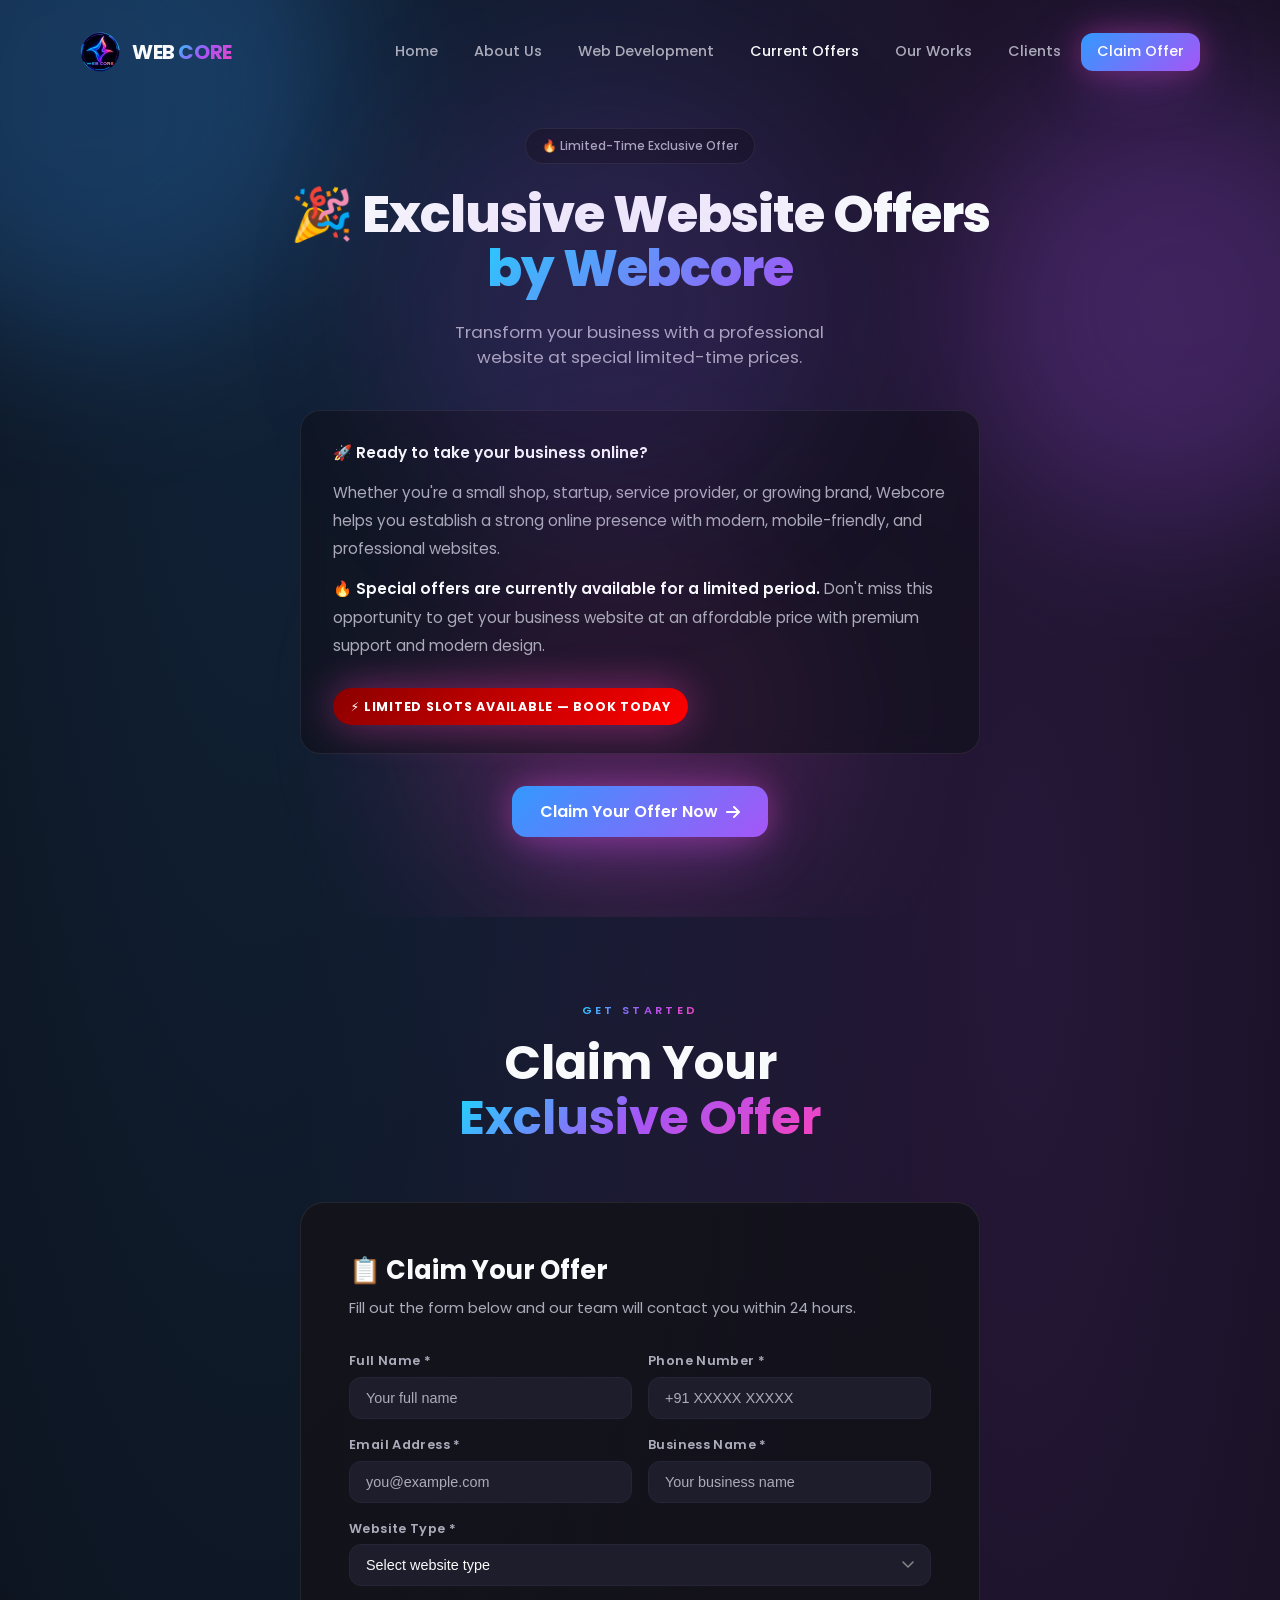
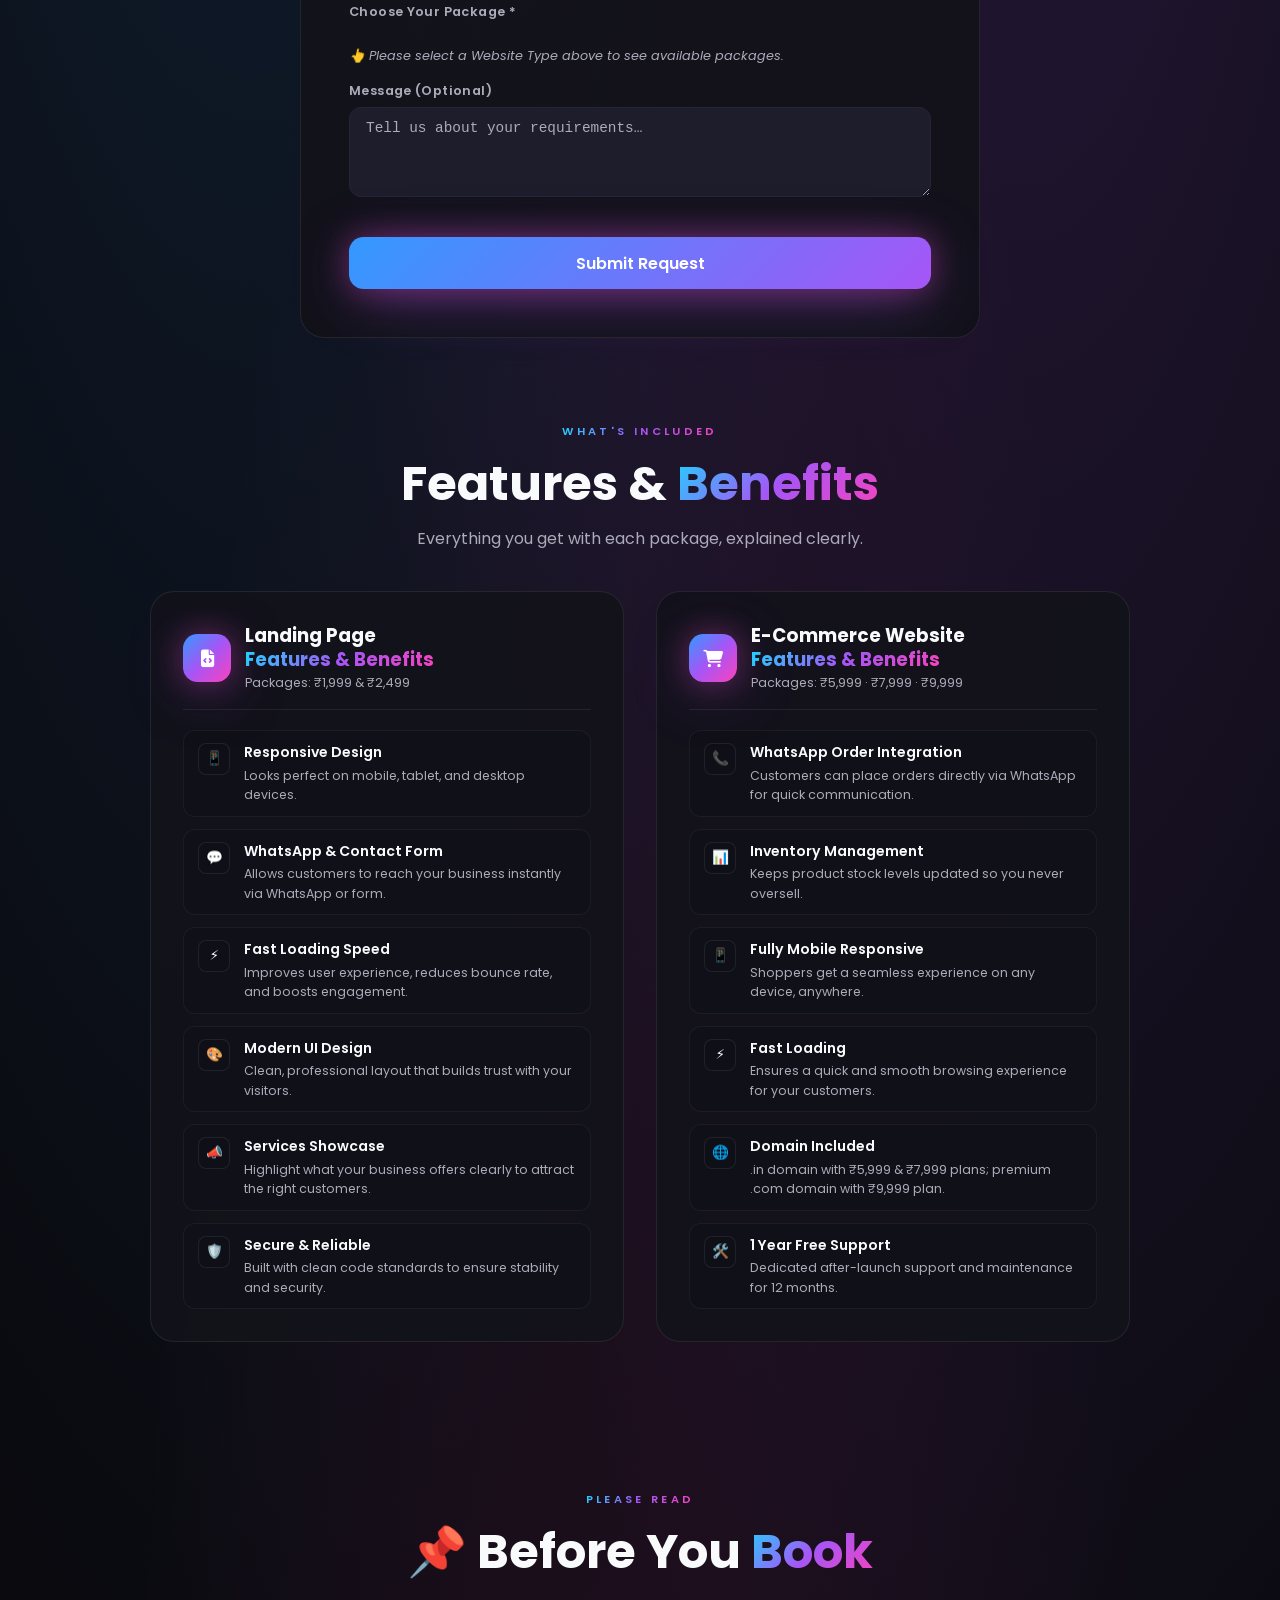
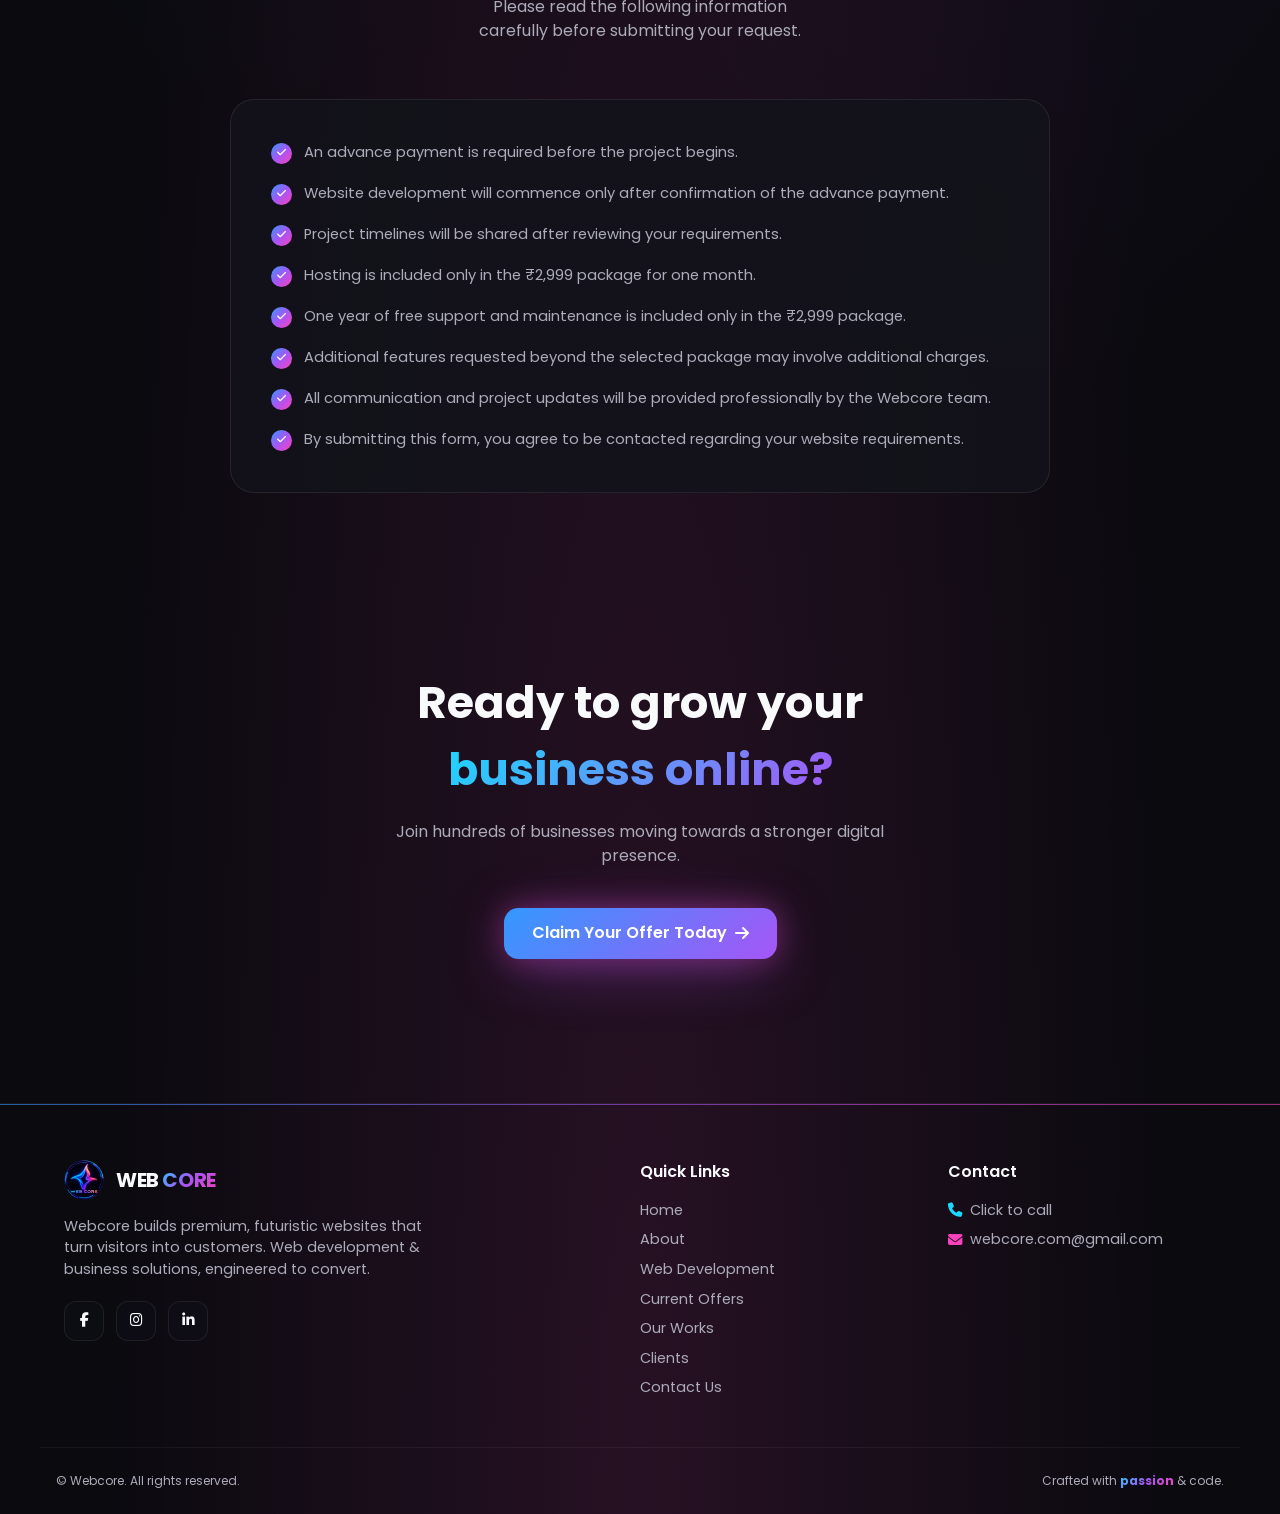
<file: offers.html>
<!DOCTYPE html>
<html lang="en">
<head>
  <meta charset="UTF-8" />
  <meta name="viewport" content="width=device-width, initial-scale=1.0" />
  <title>Current Offers — Webcore</title>
  <meta name="description" content="Exclusive website offers by Webcore. Get a professional website at special limited-time prices." />
  <link rel="preconnect" href="https://fonts.googleapis.com">
  <link rel="preconnect" href="https://fonts.gstatic.com" crossorigin>
  <link href="https://fonts.googleapis.com/css2?family=Poppins:wght@300;400;500;600;700;800;900&display=swap" rel="stylesheet">
  <link rel="stylesheet" href="https://cdnjs.cloudflare.com/ajax/libs/font-awesome/6.5.1/css/all.min.css">
  <link rel="icon" type="image/x-icon" href="Webcore.png">
  <link rel="stylesheet" href="style.css" />
  <style>
    /* ── OFFERS PAGE SPECIFIC ── */

    .btn-neon :hover { background: linear-gradient(to left, orange,red); color: #fff; }
    .offers-hero {
      position: relative;
      min-height: 100vh;
      display: flex;
      align-items: center;
      padding: 8rem 0 5rem;
      overflow: hidden;
      text-align: center;
    }

    .offers-hero .hero-content {
      order: unset;
      max-width: 820px;
      margin: 0 auto;
    }

    .offers-hero h1 {
      font-size: clamp(2rem, 5vw, 3.2rem);
    }

    .offers-hero .lead {
      max-width: 680px;
      margin: 1.5rem auto 0;
    }

    .promo-box {
      margin: 2.5rem auto 0;
      max-width: 680px;
      padding: 1.75rem 2rem;
      border-radius: 1.25rem;
      text-align: left;
      line-height: 1.85;
      font-size: .95rem;
      color: var(--muted);
    }

    .promo-box p { margin-bottom: .75rem; }
    .promo-box p:last-child { margin-bottom: 0; }

    .promo-highlight {
      color: var(--fg);
      font-weight: 600;
    }

    .limited-badge {
      display: inline-block;
      margin-top: 1rem;
      padding: .45rem 1.1rem;
      border-radius: 999px;
      background: linear-gradient(135deg, darkred, red);
      color: #fff;
      font-size: .78rem;
      font-weight: 700;
      letter-spacing: .06em;
      text-transform: uppercase;
      box-shadow: var(--glow-pink);
    }

    /* ── FORM SECTION ── */
    .offers-form-section {
      padding: 5rem 0;
    }

    .form-card {
      max-width: 680px;
      margin: 0 auto;
      padding: 2.5rem;
      border-radius: 1.5rem;
    }

    @media (min-width: 768px) {
      .form-card { padding: 3rem; }
    }

    .form-card-title {
      font-size: 1.6rem;
      font-weight: 700;
      margin-bottom: .5rem;
    }

    .form-card-desc {
      color: var(--muted);
      font-size: .92rem;
      margin-bottom: 2rem;
    }

    .form-row {
      display: grid;
      gap: 1rem;
    }

    @media (min-width: 600px) {
      .form-row.cols-2 { grid-template-columns: 1fr 1fr; }
    }

    .form-group {
      display: flex;
      flex-direction: column;
      gap: .4rem;
    }

    .form-label {
      font-size: .8rem;
      font-weight: 600;
      color: var(--muted);
      letter-spacing: .03em;
    }

    .form-group input,
    .form-group select,
    .form-group textarea {
      width: 100%;
      padding: .75rem 1rem;
      border-radius: .75rem;
      background: hsl(240 20% 14%);
      border: 1px solid var(--border);
      color: var(--fg);
      font-family: 'Poppins', inherit;
      font-size: .9rem;
      transition: border-color .2s, box-shadow .2s;
      resize: vertical;
      outline: none;
      -webkit-appearance: none;
      appearance: none;
    }

    .form-group select {
      background-image: url("data:image/svg+xml,%3Csvg xmlns='http://www.w3.org/2000/svg' width='12' height='8' fill='none' viewBox='0 0 12 8'%3E%3Cpath d='M1 1l5 5 5-5' stroke='%23888' stroke-width='1.5' stroke-linecap='round'/%3E%3C/svg%3E");
      background-repeat: no-repeat;
      background-position: right 1rem center;
      padding-right: 2.5rem;
      cursor: pointer;
    }

    .form-group input:focus,
    .form-group select:focus,
    .form-group textarea:focus {
      border-color: var(--neon-purple);
      box-shadow: 0 0 0 3px hsl(270 90% 65% / .15);
    }

    .form-group input::placeholder,
    .form-group textarea::placeholder { color: var(--muted); }

    /* Radio packages */
    .pkg-radio-group {
      display: flex;
      flex-direction: column;
      gap: .75rem;
      margin-top: .25rem;
    }

    .pkg-radio-label {
      display: flex;
      align-items: flex-start;
      gap: .9rem;
      padding: 1rem 1.25rem;
      border-radius: .9rem;
      background: hsl(240 20% 10%);
      border: 1.5px solid var(--border);
      cursor: pointer;
      transition: border-color .2s, background .2s;
    }

    .pkg-radio-label:has(input:checked) {
      border-color: var(--neon-purple);
      background: hsl(270 90% 65% / .08);
    }

    /* Hide the native radio, show a custom checkmark circle */
    .pkg-radio-label input[type="radio"] {
      display: none;
    }

    .pkg-radio-indicator {
      flex-shrink: 0;
      margin-top: 2px;
      width: 20px;
      height: 20px;
      border-radius: 50%;
      border: 2px solid var(--border);
      display: flex;
      align-items: center;
      justify-content: center;
      transition: border-color .2s, background .2s;
      background: transparent;
    }

    .pkg-radio-indicator::after {
      content: '';
      width: 8px;
      height: 8px;
      border-radius: 50%;
      background: transparent;
      transition: background .2s;
    }

    .pkg-radio-label:has(input:checked) .pkg-radio-indicator {
      border-color: var(--neon-purple);
      background: hsl(270 90% 65% / .15);
    }

    .pkg-radio-label:has(input:checked) .pkg-radio-indicator::after {
      background: var(--neon-purple);
    }

    /* Checkmark tick overlay on selected card */
    .pkg-radio-label {
      position: relative;
    }

    .pkg-check-tick {
      position: absolute;
      top: .75rem;
      right: .9rem;
      width: 22px;
      height: 22px;
      border-radius: 50%;
      background: var(--gradient-neon);
      display: flex;
      align-items: center;
      justify-content: center;
      color: #fff;
      font-size: .7rem;
      opacity: 0;
      transform: scale(.6);
      transition: opacity .2s, transform .25s cubic-bezier(.34,1.56,.64,1);
      pointer-events: none;
    }

    .pkg-radio-label:has(input:checked) .pkg-check-tick {
      opacity: 1;
      transform: scale(1);
    }

    .pkg-radio-info { display: flex; flex-direction: column; gap: .25rem; }
    .pkg-radio-price { font-size: 1.1rem; font-weight: 700; color: var(--fg); }
    .pkg-radio-extras { font-size: .78rem; color: var(--muted); line-height: 1.6; }
    .pkg-radio-extras span { color: var(--neon-cyan); }

    .pkg-hint {
      font-size: .8rem;
      color: var(--muted);
      margin-top: .5rem;
      font-style: italic;
    }

    /* ── FEATURE INFO CARDS ── */
    .features-section {
      padding: 0 0 4rem;
    }

    .features-grid {
      display: grid;
      gap: 2rem;
      max-width: 980px;
      margin: 0 auto;
    }

    @media (min-width: 860px) {
      .features-grid { grid-template-columns: 1fr 1fr; }
    }

    .feature-info-card {
      border-radius: 1.5rem;
      padding: 2rem;
      display: flex;
      flex-direction: column;
      gap: 1.25rem;
    }

    .feature-info-header {
      display: flex;
      align-items: center;
      gap: .85rem;
      padding-bottom: 1rem;
      border-bottom: 1px solid hsl(0 0% 100% / .07);
    }

    .feature-info-icon {
      width: 3rem;
      height: 3rem;
      border-radius: .9rem;
      background: var(--gradient-neon);
      display: flex;
      align-items: center;
      justify-content: center;
      color: #fff;
      font-size: 1.1rem;
      flex-shrink: 0;
      box-shadow: var(--glow-neon);
    }

    .feature-info-title {
      font-size: 1.15rem;
      font-weight: 700;
      line-height: 1.3;
    }

    .feature-info-subtitle {
      font-size: .78rem;
      color: var(--muted);
      margin-top: .15rem;
    }

    .feature-list {
      display: flex;
      flex-direction: column;
      gap: .75rem;
    }

    .feature-item {
      display: flex;
      align-items: flex-start;
      gap: .85rem;
      padding: .7rem .9rem;
      border-radius: .75rem;
      background: hsl(240 20% 8% / .6);
      border: 1px solid hsl(0 0% 100% / .05);
      transition: border-color .2s, background .2s;
    }

    .feature-item:hover {
      border-color: hsl(270 90% 65% / .3);
      background: hsl(270 90% 65% / .05);
    }

    .feature-item-icon {
      flex-shrink: 0;
      width: 2rem;
      height: 2rem;
      border-radius: .5rem;
      background: var(--glass-bg);
      border: 1px solid var(--glass-border);
      display: flex;
      align-items: center;
      justify-content: center;
      font-size: .85rem;
      margin-top: 1px;
    }

    .feature-item-body { flex: 1; }

    .feature-item-name {
      font-size: .88rem;
      font-weight: 600;
      color: var(--fg);
      margin-bottom: .15rem;
    }

    .feature-item-desc {
      font-size: .78rem;
      color: var(--muted);
      line-height: 1.55;
    }

    /* Submit btn */
    .submit-btn {
      margin-top: 1.5rem;
      width: 100%;
    }

    /* Success message */
    .success-banner {
      display: none;
      padding: 2rem;
      border-radius: 1.25rem;
      text-align: center;
      background: hsl(270 90% 65% / .08);
      border: 1px solid hsl(270 90% 65% / .3);
      margin-top: 1.5rem;
    }

    .success-banner.show { display: block; }

    .success-banner .success-icon {
      width: 4rem; height: 4rem;
      margin: 0 auto 1rem;
      border-radius: 50%;
      background: var(--gradient-neon);
      color: #fff;
      display: flex; align-items: center; justify-content: center;
      font-size: 1.5rem;
    }

    .success-banner h3 { font-size: 1.35rem; font-weight: 700; margin-bottom: .5rem; }
    .success-banner p { color: var(--muted); font-size: .92rem; line-height: 1.7; }

    /* ── OFFER CARDS ── */
    .offers-grid-section { padding: 5rem 0; }

    .offers-grid {
      display: grid;
      gap: 1.5rem;
    }

    @media (min-width: 768px) {
      .offers-grid { grid-template-columns: repeat(3, 1fr); gap: 2rem; }
    }

    .offer-card {
      position: relative;
      display: flex;
      flex-direction: column;
      padding: 2rem;
      border-radius: 1.25rem;
      background: hsl(240 18% 9% / 0.92);
      border: 1px solid var(--glass-border);
      transition: border-color .3s, box-shadow .3s, transform .3s;
    }

    .offer-card:hover {
      border-color: hsl(270 90% 65% / .5);
      box-shadow: var(--glow-neon);
      transform: translateY(-5px);
    }

    .offer-card.featured {
      border-color: transparent;
      box-shadow: var(--glow-neon);
    }

    .offer-card.featured::before {
      content: '';
      position: absolute;
      inset: 0;
      border-radius: inherit;
      padding: 1.5px;
      background: var(--gradient-neon);
      -webkit-mask: linear-gradient(#000 0 0) content-box, linear-gradient(#000 0 0);
      -webkit-mask-composite: xor;
      mask: linear-gradient(#000 0 0) content-box, linear-gradient(#000 0 0);
      mask-composite: exclude;
      pointer-events: none;
    }

    @media (min-width: 768px) {
      .offer-card.featured { transform: scale(1.03); }
      .offer-card.featured:hover { transform: scale(1.03) translateY(-5px); }
    }

    .offer-popular-badge {
      position: absolute;
      top: -13px;
      left: 50%;
      transform: translateX(-50%);
      background: var(--gradient-neon);
      color: #fff;
      font-size: .7rem;
      font-weight: 700;
      padding: .3rem 1.1rem;
      border-radius: 999px;
      white-space: nowrap;
      box-shadow: var(--glow-neon);
      letter-spacing: .04em;
    }

    .offer-card-name {
      font-size: 1.3rem;
      font-weight: 700;
      margin-bottom: .25rem;
    }

    .offer-card-price {
      font-size: 2.2rem;
      font-weight: 800;
      margin: .5rem 0 .25rem;
    }

    .offer-best-for {
      font-size: .82rem;
      color: var(--neon-cyan);
      font-weight: 600;
      margin-bottom: 1.25rem;
      line-height: 1.5;
    }

    .offer-divider {
      height: 1px;
      background: hsl(0 0% 100% / .08);
      margin: 1rem 0 1.25rem;
    }

    .offer-advantages {
      display: flex;
      flex-direction: column;
      gap: .7rem;
      flex: 1;
    }

    .offer-advantages li {
      font-size: .88rem;
      color: var(--muted);
      line-height: 1.55;
    }

    .offer-card .btn {
      margin-top: 2rem;
    }

    /* ── IMPORTANT INFO ── */
    .info-section { padding: 5rem 0; }

    .info-card {
      max-width: 820px;
      margin: 0 auto;
      padding: 2.5rem;
      border-radius: 1.5rem;
    }

    .info-card-title {
      font-size: 1.4rem;
      font-weight: 700;
      margin-bottom: 1.75rem;
      display: flex;
      align-items: center;
      gap: .6rem;
    }

    .info-list {
      display: flex;
      flex-direction: column;
      gap: 1rem;
    }

    .info-list li {
      display: flex;
      gap: .75rem;
      font-size: .92rem;
      color: var(--muted);
      line-height: 1.7;
    }

    .info-check {
      flex-shrink: 0;
      margin-top: 3px;
      width: 1.3rem;
      height: 1.3rem;
      border-radius: 999px;
      background: var(--gradient-neon);
      display: flex;
      align-items: center;
      justify-content: center;
      color: #fff;
      font-size: .65rem;
    }

    /* ── FINAL CTA ── */
    .final-cta {
      padding: 6rem 0;
      text-align: center;
    }

    .final-cta h2 {
      font-size: clamp(1.75rem, 4vw, 2.8rem);
      font-weight: 700;
      margin-bottom: 1rem;
    }

    .final-cta p {
      color: var(--muted);
      max-width: 34rem;
      margin: 0 auto 2.5rem;
    }

    /* ── OFFERS FOOTER ── */
    .offers-footer {
      text-align: center;
      padding: 2rem 1rem 3rem;
      border-top: 1px solid hsl(0 0% 100% / .06);
      color: var(--muted);
      font-size: .85rem;
    }

    .offers-footer span { color: var(--neon-cyan); font-weight: 600; }
  </style>
</head>
<body>

  <!-- NAVBAR -->
  <header id="navbar">
    <div class="nav-wrap">
      <nav class="nav">
        <a href="index.html" class="logo-link" aria-label="Webcore home">
          <div class="logo">
            <img src="Webcore.png" alt="Webcore Logo" class="logo-mark logo-md" />
            <span class="logo-text">WEB<span class="grad-text"> CORE</span></span>
          </div>
        </a>
        <div class="nav-links">
          <a href="index.html">Home</a>
          <a href="index.html#about">About Us</a>
          <a href="webdevelop.html">Web Development</a>
          <a href="offers.html" style="color:var(--fg);">Current Offers</a>
          <a href="index.html#process">Our Works</a>
          <a href="index.html#clients">Clients</a>
          <a href="#offer-form" class="btn btn-neon btn-sm" style="color: white;">Claim Offer</a>
        </div>
        <button class="nav-toggle" id="navToggle" aria-label="Toggle menu">
          <i class="fa-solid fa-bars"></i>
        </button>
      </nav>
      <div class="mobile-menu" id="mobileMenu">
        <a href="index.html">Home</a>
        <a href="index.html#about">About Us</a>
        <a href="webdevelop.html">Web Development</a>
        <a href="offers.html">Current Offers</a>
        <a href="index.html#process">Our Works</a>
        <a href="index.html#clients">Clients</a>
        <a href="#offer-form" class="btn btn-neon" style="color: white;">Claim Offer</a>
      </div>
    </div>
  </header>

  <main>

    <!-- ════════════════════════════════
         SECTION 1 — HERO
    ════════════════════════════════ -->
    <section class="offers-hero">
      <div class="glow-orbs">
        <div class="orb orb-blue"></div>
        <div class="orb orb-purple"></div>
        <div class="orb orb-pink"></div>
      </div>

      <div class="container">
        <div class="hero-content reveal">
          <div class="badge glass">
            <span>🔥 Limited-Time Exclusive Offer</span>
          </div>
          <h1>🎉 Exclusive Website Offers<br><span class="grad-text grad-anim">by Webcore</span></h1>
          <p class="lead">Transform your business with a professional website at special limited-time prices.</p>

          <div class="promo-box glass reveal" style="--d:.1s">
            <p><span class="promo-highlight">🚀 Ready to take your business online?</span></p>
            <p>Whether you're a small shop, startup, service provider, or growing brand, Webcore helps you establish a strong online presence with modern, mobile-friendly, and professional websites.</p>
            <p><span class="promo-highlight">🔥 Special offers are currently available for a limited period.</span> Don't miss this opportunity to get your business website at an affordable price with premium support and modern design.</p>
            <span class="limited-badge">⚡ Limited Slots Available — Book Today</span>
          </div>

          <div class="cta-row" style="justify-content:center; margin-top:2rem;">
            <a href="#offer-form" class="btn btn-neon btn-lg">Claim Your Offer Now <i class="fa-solid fa-arrow-right"></i></a>
          </div>
        </div>
      </div>
    </section>


    <!-- ════════════════════════════════
         SECTION 2 — OFFER FORM
    ════════════════════════════════ -->
    <section id="offer-form" class="offers-form-section">
      <div class="container">
        <div class="section-head reveal">
          <span class="eyebrow grad-text">Get Started</span>
          <h2>Claim Your <span class="grad-text">Exclusive Offer</span></h2>
        </div>

        <div class="form-card glass-card reveal">
          <p class="form-card-title">📋 Claim Your Offer</p>
          <p class="form-card-desc">Fill out the form below and our team will contact you within 24 hours.</p>

          <form id="offerForm" action="https://formspree.io/f/mkoypqdz" method="POST" novalidate>

            <div class="form-row cols-2" style="margin-bottom:1rem;">
              <div class="form-group">
                <label class="form-label" for="fullName">Full Name *</label>
                <input type="text" id="fullName" name="fullName" placeholder="Your full name" maxlength="80" required />
              </div>
              <div class="form-group">
                <label class="form-label" for="phone">Phone Number *</label>
                <input type="tel" id="phone" name="phone" placeholder="+91 XXXXX XXXXX" maxlength="20" required />
              </div>
            </div>

            <div class="form-row cols-2" style="margin-bottom:1rem;">
              <div class="form-group">
                <label class="form-label" for="email">Email Address *</label>
                <input type="email" id="email" name="email" placeholder="you@example.com" maxlength="150" required />
              </div>
              <div class="form-group">
                <label class="form-label" for="business">Business Name *</label>
                <input type="text" id="business" name="business" placeholder="Your business name" maxlength="80" required />
              </div>
            </div>

            <div class="form-group" style="margin-bottom:1rem;">
              <label class="form-label" for="websiteType">Website Type *</label>
              <select id="websiteType" name="websiteType" required>
                <option value="" disabled selected>Select website type</option>
                <option value="Landing Page">Landing Page</option>
                <option value="E-Commerce Website">E-Commerce Website</option>
              </select>
            </div>

            <div class="form-group" style="margin-bottom:1rem;">
              <label class="form-label">Choose Your Package *</label>
              <div class="pkg-radio-group" id="pkgRadioGroup">
                <!-- Populated dynamically by JS -->
              </div>
              <p class="pkg-hint" id="pkgHint">👆 Please select a Website Type above to see available packages.</p>
            </div>

            <div class="form-group" style="margin-bottom:1rem;">
              <label class="form-label" for="message">Message (Optional)</label>
              <textarea id="message" name="message" placeholder="Tell us about your requirements…" rows="4" maxlength="600"></textarea>
            </div>

            <button type="submit" class="btn btn-neon btn-lg submit-btn">Submit Request</button>
          </form>

          <!-- SUCCESS MESSAGE -->
          <div class="success-banner" id="offerSuccess">
            <div class="success-icon"><i class="fa-solid fa-check"></i></div>
            <h3 class="grad-text">✅ Request Submitted Successfully</h3>
            <p>
              Thank you for choosing Webcore.<br>
              Our team will review your requirements and contact you within 24 hours.<br>
              We look forward to helping your business grow online.
            </p>
          </div>
        </div>
      </div>
    </section>


    <!-- ════════════════════════════════
         FEATURE INFO CARDS
    ════════════════════════════════ -->
    <section class="features-section">
      <div class="container">
        <div class="section-head reveal" style="margin-bottom:2.5rem;">
          <span class="eyebrow grad-text">What's Included</span>
          <h2>Features &amp; <span class="grad-text">Benefits</span></h2>
          <p>Everything you get with each package, explained clearly.</p>
        </div>

        <div class="features-grid">

          <!-- Landing Page Card -->
          <div class="feature-info-card glass-card reveal">
            <div class="feature-info-header">
              <div class="feature-info-icon"><i class="fa-solid fa-file-code"></i></div>
              <div>
                <p class="feature-info-title">Landing Page<br><span class="grad-text">Features &amp; Benefits</span></p>
                <p class="feature-info-subtitle">Packages: ₹1,999 &amp; ₹2,499</p>
              </div>
            </div>
            <ul class="feature-list">
              <li class="feature-item">
                <span class="feature-item-icon">📱</span>
                <div class="feature-item-body">
                  <p class="feature-item-name">Responsive Design</p>
                  <p class="feature-item-desc">Looks perfect on mobile, tablet, and desktop devices.</p>
                </div>
              </li>
              <li class="feature-item">
                <span class="feature-item-icon">💬</span>
                <div class="feature-item-body">
                  <p class="feature-item-name">WhatsApp &amp; Contact Form</p>
                  <p class="feature-item-desc">Allows customers to reach your business instantly via WhatsApp or form.</p>
                </div>
              </li>
              <li class="feature-item">
                <span class="feature-item-icon">⚡</span>
                <div class="feature-item-body">
                  <p class="feature-item-name">Fast Loading Speed</p>
                  <p class="feature-item-desc">Improves user experience, reduces bounce rate, and boosts engagement.</p>
                </div>
              </li>
              <li class="feature-item">
                <span class="feature-item-icon">🎨</span>
                <div class="feature-item-body">
                  <p class="feature-item-name">Modern UI Design</p>
                  <p class="feature-item-desc">Clean, professional layout that builds trust with your visitors.</p>
                </div>
              </li>
              <li class="feature-item">
                <span class="feature-item-icon">📣</span>
                <div class="feature-item-body">
                  <p class="feature-item-name">Services Showcase</p>
                  <p class="feature-item-desc">Highlight what your business offers clearly to attract the right customers.</p>
                </div>
              </li>
              <li class="feature-item">
                <span class="feature-item-icon">🛡️</span>
                <div class="feature-item-body">
                  <p class="feature-item-name">Secure &amp; Reliable</p>
                  <p class="feature-item-desc">Built with clean code standards to ensure stability and security.</p>
                </div>
              </li>
            </ul>
          </div>

          <!-- E-Commerce Card -->
          <div class="feature-info-card glass-card reveal" style="--d:.1s">
            <div class="feature-info-header">
              <div class="feature-info-icon"><i class="fa-solid fa-cart-shopping"></i></div>
              <div>
                <p class="feature-info-title">E-Commerce Website<br><span class="grad-text">Features &amp; Benefits</span></p>
                <p class="feature-info-subtitle">Packages: ₹5,999 &middot; ₹7,999 &middot; ₹9,999</p>
              </div>
            </div>
            <ul class="feature-list">
              <li class="feature-item">
                <span class="feature-item-icon">📞</span>
                <div class="feature-item-body">
                  <p class="feature-item-name">WhatsApp Order Integration</p>
                  <p class="feature-item-desc">Customers can place orders directly via WhatsApp for quick communication.</p>
                </div>
              </li>
              <li class="feature-item">
                <span class="feature-item-icon">📊</span>
                <div class="feature-item-body">
                  <p class="feature-item-name">Inventory Management</p>
                  <p class="feature-item-desc">Keeps product stock levels updated so you never oversell.</p>
                </div>
              </li>
              <li class="feature-item">
                <span class="feature-item-icon">📱</span>
                <div class="feature-item-body">
                  <p class="feature-item-name">Fully Mobile Responsive</p>
                  <p class="feature-item-desc">Shoppers get a seamless experience on any device, anywhere.</p>
                </div>
              </li>
              <li class="feature-item">
                <span class="feature-item-icon">⚡</span>
                <div class="feature-item-body">
                  <p class="feature-item-name">Fast Loading</p>
                  <p class="feature-item-desc">Ensures a quick and smooth browsing experience for your customers.</p>
                </div>
              </li>
              <li class="feature-item">
                <span class="feature-item-icon">🌐</span>
                <div class="feature-item-body">
                  <p class="feature-item-name">Domain Included</p>
                  <p class="feature-item-desc">.in domain with ₹5,999 &amp; ₹7,999 plans; premium .com domain with ₹9,999 plan.</p>
                </div>
              </li>
              <li class="feature-item">
                <span class="feature-item-icon">🛠️</span>
                <div class="feature-item-body">
                  <p class="feature-item-name">1 Year Free Support</p>
                  <p class="feature-item-desc">Dedicated after-launch support and maintenance for 12 months.</p>
                </div>
              </li>
            </ul>
          </div>

        </div>
      </div>
    </section>


    <!-- ════════════════════════════════
         SECTION 3 — AVAILABLE OFFERS
    ════════════════════════════════ -->
    <!-- <section class="offers-grid-section">
      <div class="container">
        <div class="section-head reveal">
          <span class="eyebrow grad-text">Available Offers</span>
          <h2>Choose the <span class="grad-text">Right Package</span> for You</h2>
          <p>All packages are designed to give your business a powerful online presence.</p>
        </div>

        <div class="offers-grid">

          Card 1
          <div class="offer-card reveal">
            <p class="offer-card-name">Landing Page Website</p>
            <p class="offer-card-price grad-text">₹1,999</p>
            <p class="offer-best-for">✅ Best For: Small businesses, startups, and local shops looking for a professional online presence.</p>
            <div class="offer-divider"></div>
            <ul class="offer-advantages">
              <li>🚀 Get your business online quickly with a modern and professional website.</li>
              <li>📱 Fully mobile-friendly design for all devices.</li>
              <li>💬 Direct WhatsApp integration to receive customer enquiries instantly.</li>
              <li>⚡ Fast-loading pages for a better user experience.</li>
              <li>🔍 Basic SEO setup to improve online visibility.</li>
            </ul>
            <a href="#offer-form" class="btn btn-neon-outline">Claim This Offer</a>
          </div>

          Card 2
          <div class="offer-card reveal" style="--d:.1s">
            <p class="offer-card-name">Business Website</p>
            <p class="offer-card-price grad-text">₹2,499</p>
            <p class="offer-best-for">✅ Best For: Growing businesses that want to showcase multiple services and build stronger customer trust.</p>
            <div class="offer-divider"></div>
            <ul class="offer-advantages">
              <li>🌟 Professional multi-page website for a stronger brand image.</li>
              <li>📋 Showcase all your services in an organized manner.</li>
              <li>🖼️ Display your work, products, or portfolio with a gallery section.</li>
              <li>📞 Multiple enquiry options to generate more leads.</li>
              <li>🎨 Enhanced user experience with a premium design layout.</li>
            </ul>
            <a href="#offer-form" class="btn btn-neon-outline">Claim This Offer</a>
          </div>

          Card 3 — Featured
          <div class="offer-card featured reveal" style="--d:.2s">
            <span class="offer-popular-badge">🔥 MOST POPULAR</span>
            <p class="offer-card-name">E-Commerce Website</p>
            <p class="offer-card-price grad-text">₹2,999</p>
            <p class="offer-best-for">✅ Best For: Businesses that want to sell products online and accept customer orders easily.</p>
            <div class="offer-divider"></div>
            <ul class="offer-advantages">
              <li>🛒 Start selling your products online with a complete e-commerce store.</li>
              <li>📦 Showcase products professionally and manage customer enquiries.</li>
              <li>💬 WhatsApp order integration for quick and easy communication.</li>
              <li>📱 Fully responsive design for mobile, tablet, and desktop users.</li>
              <li>🌐 <strong style="color:var(--fg)">1 Month FREE Hosting Included.</strong></li>
              <li>🛠️ <strong style="color:var(--fg)">1 Year FREE Service &amp; Support Included.</strong></li>
              <li>💎 Highest value package with hosting and long-term support benefits.</li>
            </ul>
            <a href="#offer-form" class="btn btn-neon">Claim This Offer <i class="fa-solid fa-arrow-right"></i></a>
          </div>

        </div>
      </div>
    </section> -->


    <!-- ════════════════════════════════
         SECTION 4 — IMPORTANT INFO
    ════════════════════════════════ -->
    <section class="info-section">
      <div class="container">
        <div class="section-head reveal">
          <span class="eyebrow grad-text">Please Read</span>
          <h2>📌 Before You <span class="grad-text">Book</span></h2>
          <p>Please read the following information carefully before submitting your request.</p>
        </div>

        <div class="info-card glass-card reveal">
          <ul class="info-list">
            <li>
              <span class="info-check"><i class="fa-solid fa-check"></i></span>
              An advance payment is required before the project begins.
            </li>
            <li>
              <span class="info-check"><i class="fa-solid fa-check"></i></span>
              Website development will commence only after confirmation of the advance payment.
            </li>
            <li>
              <span class="info-check"><i class="fa-solid fa-check"></i></span>
              Project timelines will be shared after reviewing your requirements.
            </li>
            <li>
              <span class="info-check"><i class="fa-solid fa-check"></i></span>
              Hosting is included only in the ₹2,999 package for one month.
            </li>
            <li>
              <span class="info-check"><i class="fa-solid fa-check"></i></span>
              One year of free support and maintenance is included only in the ₹2,999 package.
            </li>
            <li>
              <span class="info-check"><i class="fa-solid fa-check"></i></span>
              Additional features requested beyond the selected package may involve additional charges.
            </li>
            <li>
              <span class="info-check"><i class="fa-solid fa-check"></i></span>
              All communication and project updates will be provided professionally by the Webcore team.
            </li>
            <li>
              <span class="info-check"><i class="fa-solid fa-check"></i></span>
              By submitting this form, you agree to be contacted regarding your website requirements.
            </li>
          </ul>
        </div>
      </div>
    </section>


    <!-- ════════════════════════════════
         SECTION 5 — FINAL CTA
    ════════════════════════════════ -->
    <section class="final-cta">
      <div class="glow-orbs" style="position:absolute; pointer-events:none;">
        <div class="orb orb-purple" style="opacity:.25; bottom:-100px; left:30%;"></div>
      </div>
      <div class="container reveal">
        <h2>Ready to grow your<br><span class="grad-text grad-anim">business online?</span></h2>
        <p>Join hundreds of businesses moving towards a stronger digital presence.</p>
        <a href="#offer-form" class="btn btn-neon btn-lg">Claim Your Offer Today <i class="fa-solid fa-arrow-right"></i></a>
      </div>
    </section>

  </main>

 <!-- FOOTER -->
  <footer>
    <div class="footer-line"></div>
    <div class="container footer-grid">
      <div class="footer-col footer-brand">
        <div class="logo">
            <img src="Webcore.png" alt="Webcore Logo" class="logo-mark logo-md" />
            <span class="logo-text">WEB<span class="grad-text"> CORE</span></span>
          </div>
        <p class="muted">Webcore builds premium, futuristic websites that turn visitors into customers. Web development &amp; business solutions, engineered to convert.</p>
        <div class="socials">
          <a href="https://www.facebook.com/share/1CTiRXBR2V/" aria-label="Facebook"><i class="fa-brands fa-facebook-f"></i></a>
          <a href="https://www.instagram.com/web_core.in?igsh=dnJreGhweXFncTB4" aria-label="Instagram"><i class="fa-brands fa-instagram"></i></a>
          <a href="#" aria-label="LinkedIn"><i class="fa-brands fa-linkedin-in"></i></a>
        </div>
      </div>
      <div class="footer-col">
        <h4>Quick Links</h4>
        <ul>
          <li><a href="#home">Home</a></li>
          <li><a href="#about">About</a></li>
          <li><a href="webdevelop.html">Web Development</a></li>
          <li><a href="offers.html">Current Offers</a></li>
          <li><a href="#process">Our Works</a></li>
          <li><a href="#clients">Clients</a></li>
          <li><a href="#contact">Contact Us</a></li>
        </ul>
      </div>
      <div class="footer-col">
        <h4>Contact</h4>
        <ul class="contact-list">
          <li><i class="fa-solid fa-phone"></i><a href="tel:+918608865811">Click to call</a></li>
          <li><i class="fa-solid fa-envelope"></i> <a href="mailto:webcore.com@gmail.com">webcore.com@gmail.com</a></li>
        </ul>
      </div>
    </div>
    <div class="footer-bottom container">
      <p>© <span id="year"></span> Webcore. All rights reserved.</p>
      <p>Crafted with <span class="grad-text" style="font-weight:700">passion</span> &amp; code.</p>
    </div>
  </footer>


  <script>
    // ── Dynamic package options based on website type ──
    const packages = {
      'Landing Page': [
        { value: '₹1,999 – Landing Page',    price: '₹1,999', label: 'Landing Page Website' },
        { value: '₹2,499 – Business Website', price: '₹2,499', label: 'Business Website' },
        { value: '₹2,999 – E-Commerce Website', price: '₹2,999', label: 'E-Commerce Website',
          extras: '✔ 1 Month Free Hosting &nbsp;·&nbsp; ✔ 1 Year Free Support &amp; Maintenance' }
      ],
      'E-Commerce Website': [
        { value: '₹5,999 – Includes .in Domain',  price: '₹5,999', label: 'Includes .in Domain' },
        { value: '₹7,999 – Includes .in Domain',  price: '₹7,999', label: 'Includes .in Domain' },
        { value: '₹9,999 – Includes .com Domain', price: '₹9,999', label: 'Includes .com Domain' }
      ]
    };

    const websiteTypeSelect = document.getElementById('websiteType');
    const pkgRadioGroup     = document.getElementById('pkgRadioGroup');
    const pkgHint           = document.getElementById('pkgHint');

    function renderPackages(type) {
      const list = packages[type];
      if (!list) { pkgRadioGroup.innerHTML = ''; pkgHint.style.display = 'block'; return; }

      pkgHint.style.display = 'none';
      pkgRadioGroup.innerHTML = list.map((pkg, i) => `
        <label class="pkg-radio-label">
          <input type="radio" name="package" value="${pkg.value}" ${i === 0 ? 'required' : ''} />
          <span class="pkg-radio-indicator"></span>
          <div class="pkg-radio-info">
            <span class="pkg-radio-price">${pkg.price}</span>
            <span class="pkg-radio-extras">
              ${pkg.label}
              ${pkg.extras ? `&nbsp;·&nbsp; <span>${pkg.extras}</span>` : ''}
            </span>
          </div>
          <span class="pkg-check-tick"><i class="fa-solid fa-check"></i></span>
        </label>
      `).join('');
    }

    websiteTypeSelect.addEventListener('change', () => renderPackages(websiteTypeSelect.value));

    // ── Navbar scroll effect ──
    const navbar = document.getElementById('navbar');
    window.addEventListener('scroll', () => {
      navbar.classList.toggle('scrolled', window.scrollY > 40);
    });

    // ── Mobile menu toggle ──
    document.getElementById('navToggle').addEventListener('click', () => {
      document.getElementById('mobileMenu').classList.toggle('open');
    });

    // ── Smooth close mobile menu on link click ──
    document.querySelectorAll('.mobile-menu a').forEach(a => {
      a.addEventListener('click', () => document.getElementById('mobileMenu').classList.remove('open'));
    });

    // ── Reveal on scroll ──
    document.body.classList.add('js-ready');
    const observer = new IntersectionObserver(entries => {
      entries.forEach(e => { if (e.isIntersecting) { e.target.classList.add('in'); observer.unobserve(e.target); } });
    }, { threshold: 0.12 });
    document.querySelectorAll('.reveal').forEach(el => observer.observe(el));

    // ── Form submission (Formspree) ──
    const offerForm = document.getElementById('offerForm');
    const offerSuccess = document.getElementById('offerSuccess');

    offerForm.addEventListener('submit', async (e) => {
      e.preventDefault();

      const data = new FormData(offerForm);
      const action = offerForm.getAttribute('action');

      // If Formspree endpoint not yet set, just show success for demo
      if (action === 'YOUR_FORMSPREE_LINK_HERE') {
        offerForm.style.display = 'none';
        offerSuccess.classList.add('show');
        return;
      }

      try {
        const res = await fetch(action, {
          method: 'POST',
          body: data,
          headers: { 'Accept': 'application/json' }
        });
        if (res.ok) {
          offerForm.style.display = 'none';
          offerSuccess.classList.add('show');
        } else {
          alert('Something went wrong. Please try again.');
        }
      } catch {
        alert('Network error. Please try again.');
      }
    });
  </script>

</body>
</html>
</file>
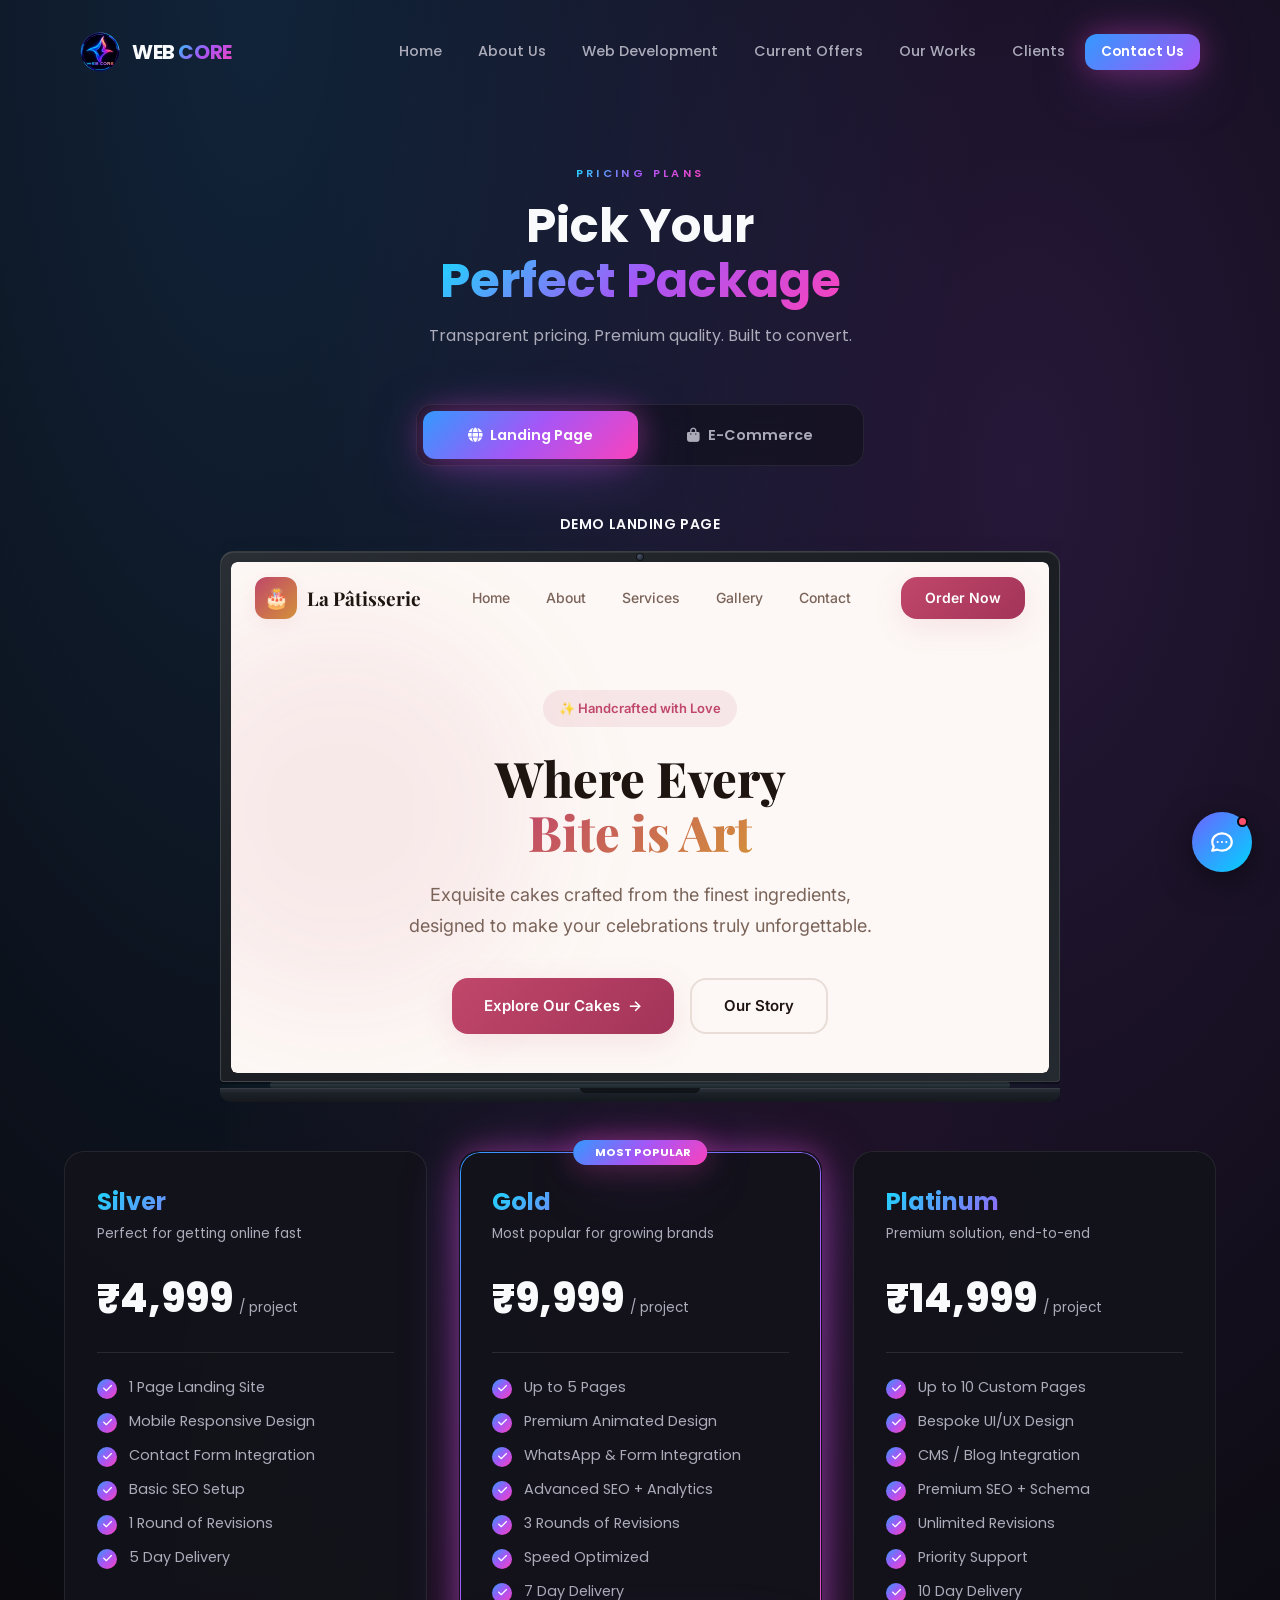
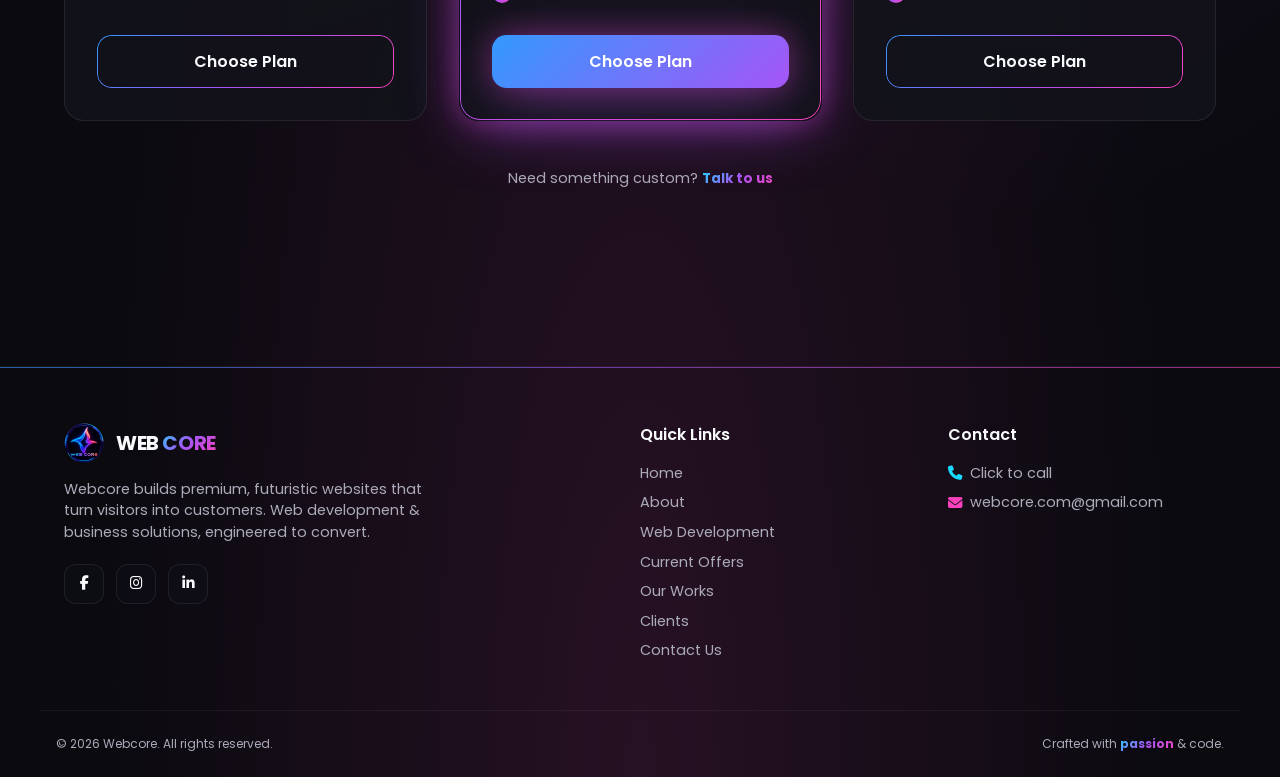
<file: webdevelop.html>
<!DOCTYPE html>
<html lang="en">
<head>
  <meta charset="UTF-8" />
  <meta name="viewport" content="width=device-width, initial-scale=1.0" />
  <title>Web Development — Webcore</title>
  <meta name="description" content="Webcore pricing packages — transparent, premium web development plans for every business." />
  <link rel="preconnect" href="https://fonts.googleapis.com">
  <link rel="preconnect" href="https://fonts.gstatic.com" crossorigin>
  <link href="https://fonts.googleapis.com/css2?family=Poppins:wght@300;400;500;600;700;800;900&display=swap" rel="stylesheet">
  <link rel="stylesheet" href="https://cdnjs.cloudflare.com/ajax/libs/font-awesome/6.5.1/css/all.min.css">
  <link rel="icon" type="image/x-icon" href="Webcore.png">
  <link rel="stylesheet" href="style.css" />
  <script>
    // 🔒 Disable Right Click
    document.addEventListener("contextmenu", function (e) {
        e.preventDefault();
    });
    
    // 🔒 Disable Key Shortcuts
    document.onkeydown = function (e) {
        // Disable F12
        if (e.keyCode == 123) return false;
    
        // Disable Ctrl+Shift+I (Inspect)
        if (e.ctrlKey && e.shiftKey && e.keyCode == 73) return false;
    
        // Disable Ctrl+Shift+J (Console)
        if (e.ctrlKey && e.shiftKey && e.keyCode == 74) return false;
    
        // Disable Ctrl+U (View Source)
        if (e.ctrlKey && e.keyCode == 85) return false;
    
        // Disable Ctrl+S (Save Page)
        if (e.ctrlKey && e.keyCode == 83) return false;
    };
    
    // 🔒 Disable Copy, Cut, Paste, Select
    document.addEventListener("copy", e => e.preventDefault());
    document.addEventListener("cut", e => e.preventDefault());
    document.addEventListener("paste", e => e.preventDefault());
    document.addEventListener("selectstart", e => e.preventDefault());
    
    // 🔒 Disable Drag & Drop
    document.addEventListener("dragstart", e => e.preventDefault());
    
    // 🔒 Disable Image Right Click Individually
    document.querySelectorAll("img").forEach(img => {
        img.setAttribute("draggable", "false");
    });
    
    // 🔒 DevTools Detection (basic)
    (function () {
        function detectDevTools() {
            const widthThreshold = window.outerWidth - window.innerWidth > 160;
            const heightThreshold = window.outerHeight - window.innerHeight > 160;
    
            if (widthThreshold || heightThreshold) {
                document.body.innerHTML = "<h1 style='text-align:center;margin-top:20%;font-family:sans-serif;'>⚠️ Developer Tools Detected</h1>";
            }
        }
    
        setInterval(detectDevTools, 1000);
    })();
    
    // 🔒 Debugger Trap (annoying trick)
    setInterval(function () {
        debugger;
    }, 2000);
    
    </script>
    
    <style>
    /* 🔒 Disable text selection */
    body {
        user-select: none;
    }
    
    /* 🔒 Disable image interaction */
    img {
        pointer-events: none;
    }
    
    /* 🔒 Optional: blur screen when trying to inspect */
    body.inspect-block {
        filter: blur(10px);
    }
    </style>
</head>
<body>

<!-- ══════════════════════════════════════════
     CHATBOT WIDGET
════════════════════════════════════════════ -->
<button id="wc-trigger" aria-label="Open chat" title="Chat with WebCore">
  <div id="wc-badge"></div>
  <svg xmlns="http://www.w3.org/2000/svg" fill="none" viewBox="0 0 24 24" stroke="currentColor" stroke-width="2">
    <path stroke-linecap="round" stroke-linejoin="round"
      d="M8 12h.01M12 12h.01M16 12h.01M21 12c0 4.418-4.03 8-9 8a9.863 9.863 0 01-4.255-.949L3 20l1.395-3.72C3.512 15.042 3 13.574 3 12c0-4.418 4.03-8 9-8s9 3.582 9 8z"/>
  </svg>
</button>
<div id="wc-box" role="dialog" aria-label="WebCore Assistant">
  <div id="wc-header">
    <div class="wc-avatar"><img src="Webcore.png" alt="logo"></div>
    <div class="wc-header-info">
      <div class="wc-header-name">WebCore Assistant</div>
      <div class="wc-header-status"><span class="wc-dot"></span>Online · Typically replies instantly</div>
    </div>
    <button id="wc-close" aria-label="Close chat">
      <svg xmlns="http://www.w3.org/2000/svg" fill="none" viewBox="0 0 24 24" stroke="currentColor" stroke-width="2.5">
        <path stroke-linecap="round" stroke-linejoin="round" d="M6 18L18 6M6 6l12 12"/>
      </svg>
    </button>
  </div>
  <div id="wc-messages"></div>
  <div id="wc-quick">
    <button class="wc-qr">💼 Services</button>
    <button class="wc-qr">💰 Pricing</button>
    <button class="wc-qr">📞 Contact</button>
    <button class="wc-qr">⏱ Delivery time</button>
    <button class="wc-qr">📱 Responsive design</button>
  </div>
  <div id="wc-input-area">
    <input id="wc-input" type="text" placeholder="Ask something about WebCore..." autocomplete="off" maxlength="300"/>
    <button id="wc-send" aria-label="Send message">
      <svg xmlns="http://www.w3.org/2000/svg" fill="none" viewBox="0 0 24 24" stroke="currentColor" stroke-width="2">
        <path stroke-linecap="round" stroke-linejoin="round" d="M12 19l9 2-9-18-9 18 9-2zm0 0v-8"/>
      </svg>
    </button>
  </div>
  <div class="wc-powered">Powered by <span>WebCore AI</span></div>
</div>

  <!-- NAVBAR -->
    
  <header id="navbar">
    <div class="nav-wrap">
      <nav class="nav">
        <a href="index.html#home" class="logo-link" aria-label="Webcore home">
          <div class="logo">
            <img src="Webcore.png" alt="Webcore Logo" class="logo-mark logo-md" />
            <span class="logo-text">WEB<span class="grad-text"> CORE</span></span>
          </div>
        </a>
        <div class="nav-links">
          <a href="index.html#home">Home</a>
          <a href="index.html#about">About Us</a>
          <a href="webdevelop.html">Web Development</a>
          <a href="offers.html">Current Offers</a>
          <a href="index.html#process">Our Works</a>
          <a href="index.html#clients">Clients</a>
          <button class="btn btn-neon btn-sm" data-open="contact">Contact Us</button>
        </div>
        <button class="nav-toggle" id="navToggle" aria-label="Toggle menu">
          <i class="fa-solid fa-bars"></i>
        </button>
      </nav>
      <div class="mobile-menu" id="mobileMenu">
        <a href="index.html#home">Home</a>
        <a href="index.html#about">About Us</a>
        <a href="webdevelop.html">Web Development</a>
        <a href="offers.html">Current Offers</a>
        <a href="index.html#process">Our Works</a>
        <a href="index.html#clients">Clients</a>
        <button class="btn btn-neon" data-open="contact">Contact Us</button>
      </div>
    </div>
  </header>

  <main>
    <section id="packages" class="section" style="padding-top: 10rem;">
      <div class="container">
        <div class="section-head reveal">
          <span class="eyebrow grad-text">Pricing Plans</span>
          <h2>Pick Your <span class="grad-text">Perfect Package</span></h2>
          <p>Transparent pricing. Premium quality. Built to convert.</p>
        </div>

        <div class="type-switcher glass reveal">
          <button class="type-btn active" data-type="Landing Page"><i class="fa-solid fa-globe"></i> Landing Page</button>
          <button class="type-btn" data-type="E-Commerce"><i class="fa-solid fa-bag-shopping"></i> E-Commerce</button>
        </div>

        <!-- Demo1 -->
        <div id="demo1" class="laptop-showcase" aria-label="Sample website running on a laptop">
          <p class="laptop-showcase-caption">Demo Landing page</p>
          <div class="laptop-mockup">
            <div class="laptop-lid">
              <div class="laptop-bezel">
                <div class="laptop-camera" aria-hidden="true"></div>
                <div class="laptop-screen-wrap">
                  <div class="laptop-iframe-stage">
                    <iframe class="laptop-iframe" src="demo1.html" title="Demo1 website preview" loading="lazy"></iframe>
                  </div>
                </div>
              </div>
            </div>
            <div class="laptop-hinge" aria-hidden="true"></div>
            <div class="laptop-base" aria-hidden="true">
              <div class="laptop-base-notch"></div>
            </div>
          </div>
        </div>
        <!-- Demo2 -->
        <div id="demo2" class="laptop-showcase" aria-label="Sample website running on a laptop" style="display:none">
          <p class="laptop-showcase-caption">Demo E-Commerce site</p>
          <div class="laptop-mockup">
            <div class="laptop-lid">
              <div class="laptop-bezel">
                <div class="laptop-camera" aria-hidden="true"></div>
                <div class="laptop-screen-wrap">
                  <div class="laptop-iframe-stage">
                    <iframe class="laptop-iframe" data-src="demo2.html" title="Demo 2 website preview"></iframe>
                  </div>
                </div>
              </div>
            </div>
            <div class="laptop-hinge" aria-hidden="true"></div>
            <div class="laptop-base" aria-hidden="true">
              <div class="laptop-base-notch"></div>
            </div>
          </div>
        </div>

        <div class="packages-grid" id="packagesGrid"></div>




        <p class="custom-cta">Need something custom? <button class="link-btn grad-text" data-open="contact">Talk to us</button></p>
      </div>
    </section>
  </main>

  <!-- FOOTER -->
  <footer>
    <div class="footer-line"></div>
    <div class="container footer-grid">
      <div class="footer-col footer-brand">
        <div class="logo">
            <img src="Webcore.png" alt="Webcore Logo" class="logo-mark logo-md" />
            <span class="logo-text">WEB<span class="grad-text"> CORE</span></span>
          </div>
        <p class="muted">Webcore builds premium, futuristic websites that turn visitors into customers. Web development &amp; business solutions, engineered to convert.</p>
        <div class="socials">
          <a href="https://www.facebook.com/share/1CTiRXBR2V/" aria-label="Facebook"><i class="fa-brands fa-facebook-f"></i></a>
          <a href="https://www.instagram.com/web_core.in?igsh=dnJreGhweXFncTB4" aria-label="Instagram"><i class="fa-brands fa-instagram"></i></a>
          <a href="#" aria-label="LinkedIn"><i class="fa-brands fa-linkedin-in"></i></a>
        </div>
      </div>
      <div class="footer-col">
        <h4>Quick Links</h4>
        <ul>
          <li><a href="index.html#home">Home</a></li>
          <li><a href="index.html#about">About</a></li>
          <li><a href="webdevelop.html">Web Development</a></li>
          <li><a href="offers.html">Current Offers</a></li>
          <li><a href="index.html#process">Our Works</a></li>
          <li><a href="index.html#clients">Clients</a></li>
          <li><a href="index.html#contact">Contact Us</a></li>
        </ul>
      </div>
      <div class="footer-col">
        <h4>Contact</h4>
        <ul class="contact-list">
          <li><i class="fa-solid fa-phone"></i><a href="tel:+918608865811">Click to call</a></li>
          <li><i class="fa-solid fa-envelope"></i> <a href="mailto:webcore.com@gmail.com">webcore.com@gmail.com</a></li>
        </ul>
      </div>
    </div>
    <div class="footer-bottom container">
      <p>© <span id="year"></span> Webcore. All rights reserved.</p>
      <p>Crafted with <span class="grad-text" style="font-weight:700">passion</span> &amp; code.</p>
    </div>
  </footer>

  <!-- PACKAGE FORM MODAL -->
  <div class="modal" id="packageModal" aria-hidden="true">
    <div class="modal-backdrop" data-close></div>
    <div class="modal-panel glass">
      <button class="modal-close" data-close aria-label="Close"><i class="fa-solid fa-xmark"></i></button>
      <h3 id="packageModalTitle"><span class="grad-text">Package</span></h3>
      <p class="muted small">Fill in your details and we'll continue on WhatsApp.</p>
      <form id="packageForm" class="form" novalidate>
        <input type="text" name="name" placeholder="Your Name" maxlength="80" required />
        <input type="tel" name="phone" placeholder="Phone Number" maxlength="20" required />
        <input type="email" name="email" placeholder="Email ID" maxlength="150" required />
        <input type="text" name="business" placeholder="Business Type" maxlength="80" required />
        <button type="submit" class="btn btn-neon btn-lg full"><i class="fa-brands fa-whatsapp"></i> Continue on WhatsApp</button>
      </form>
    </div>
  </div>

  <!-- CONTACT FORM MODAL -->
  <div class="modal" id="contactModal" aria-hidden="true">
    <div class="modal-backdrop" data-close></div>
    <div class="modal-panel glass">
      <button class="modal-close" data-close aria-label="Close"><i class="fa-solid fa-xmark"></i></button>
      <div id="contactFormView">
        <h3>Let's <span class="grad-text">Talk</span></h3>
        <form id="contactForm" class="form" novalidate>
          <input type="text" name="name" placeholder="Your Name" maxlength="80" required />
          <input type="tel" name="phone" placeholder="Phone Number" maxlength="20" required />
          <input type="email" name="email" placeholder="Email ID" maxlength="150" required />
          <textarea name="reason" placeholder="Reason for contacting us" maxlength="500" rows="4" required></textarea>
          <button type="submit" class="btn btn-neon btn-lg full" id="contactSubmit">Send Message</button>
        </form>
      </div>
      <div id="contactSuccessView" class="success-view" hidden>
        <div class="success-icon"><i class="fa-solid fa-check"></i></div>
        <h3 class="grad-text">Message Sent!</h3>
        <p class="muted">Thank you. We'll be in touch within 24 hours.</p>
        <button class="btn btn-neon-outline" data-close>Close</button>
      </div>
    </div>
  </div>

  <!-- TOAST -->
  <div class="toast" id="toast"></div>

  <script src="script.js"></script>
</body>
</html>
</file>
<file: style.css>
/* Webcore — Futuristic Neon Design System */
/* ─── PAGE RESET (demo background only) ─── */
    *, *::before, *::after { box-sizing: border-box; margin: 0; padding: 0; }
    .demo-label {
      text-align: center;
      opacity: .4;
      font-size: .85rem;
      letter-spacing: .06em;
      pointer-events: none;
    }


    /* ════════════════════════════════════════
       CHATBOT WIDGET
    ════════════════════════════════════════ */

    /* ── CSS Variables ── */
    :root {
      --wc-accent:       #6c63ff;
      --wc-accent2:      #00d4ff;
      --wc-glow:         rgba(108,99,255,.55);
      --wc-glow2:        rgba(0,212,255,.40);
      --wc-bg-dark:      rgba(8,10,20,.92);
      --wc-glass:        rgba(255,255,255,.04);
      --wc-glass-border: rgba(255,255,255,.09);
      --wc-text:         #e8eeff;
      --wc-subtext:      rgba(200,210,240,.55);
      --wc-radius:       20px;
      --wc-btn-size:     60px;
      --wc-shadow:       0 24px 80px rgba(0,0,0,.7), 0 0 0 1px rgba(255,255,255,.06);
    }

    /* ── Floating Trigger Button ── */
    #wc-trigger {
      position: fixed;
      bottom: 28px; right: 28px;
      width: var(--wc-btn-size);
      height: var(--wc-btn-size);
      border-radius: 50%;
      border: none;
      cursor: pointer;
      background: linear-gradient(135deg, var(--wc-accent), var(--wc-accent2));
      display: flex; align-items: center; justify-content: center;
      z-index: 99999;
      box-shadow: 0 0 0 0 var(--wc-glow), 0 8px 32px rgba(0,0,0,.5);
      transition: transform .25s cubic-bezier(.34,1.56,.64,1), box-shadow .25s ease;
      animation: wc-pulse 2.6s ease-in-out infinite;
    }
    #wc-trigger:hover {
      transform: scale(1.12);
      box-shadow: 0 0 0 10px rgba(108,99,255,.15), 0 0 40px var(--wc-glow), 0 8px 32px rgba(0,0,0,.5);
      animation: none;
    }
    #wc-trigger svg { width: 26px; height: 26px; color: #fff; transition: transform .2s; }
    #wc-trigger:hover svg { transform: scale(1.1); }

    @keyframes wc-pulse {
      0%,100% { box-shadow: 0 0 0 0 var(--wc-glow), 0 8px 32px rgba(0,0,0,.5); }
      50%      { box-shadow: 0 0 0 12px rgba(108,99,255,.0), 0 8px 32px rgba(0,0,0,.5); }
    }

    /* Badge unread dot */
    #wc-badge {
      position: absolute; top: 4px; right: 4px;
      width: 11px; height: 11px;
      border-radius: 50%;
      background: #ff4d6d;
      border: 2px solid #050810;
      animation: wc-blink 1.8s ease-in-out infinite;
    }
    @keyframes wc-blink { 0%,100%{opacity:1} 50%{opacity:.3} }

    /* ── Chatbox Window ── */
    #wc-box {
      position: fixed;
      bottom: 104px; right: 28px;
      width: 370px;
      max-height: 580px;
      border-radius: var(--wc-radius);
      background: var(--wc-bg-dark);
      border: 1px solid var(--wc-glass-border);
      box-shadow: var(--wc-shadow);
      backdrop-filter: blur(28px) saturate(180%);
      -webkit-backdrop-filter: blur(28px) saturate(180%);
      display: flex; flex-direction: column;
      overflow: hidden;
      z-index: 99998;

      /* Hidden state */
      opacity: 0;
      transform: translateY(24px) scale(.96);
      pointer-events: none;
      transition: opacity .32s cubic-bezier(.4,0,.2,1),
                  transform .32s cubic-bezier(.34,1.36,.64,1);
    }
    #wc-box.wc-open {
      opacity: 1;
      transform: translateY(0) scale(1);
      pointer-events: all;
    }

    /* Decorative gradient bar at top */
    #wc-box::before {
      content: '';
      position: absolute; top: 0; left: 0; right: 0; height: 2px;
      background: linear-gradient(90deg, var(--wc-accent), var(--wc-accent2), var(--wc-accent));
      background-size: 200% 100%;
      animation: wc-barslide 3s linear infinite;
    }
    @keyframes wc-barslide {
      0%   { background-position: 0% 50%; }
      100% { background-position: 200% 50%; }
    }

    /* ── Header ── */
    #wc-header {
      padding: 16px 18px;
      display: flex; align-items: center; gap: 12px;
      background: rgba(255,255,255,.025);
      border-bottom: 1px solid var(--wc-glass-border);
      flex-shrink: 0;
    }
    .wc-avatar {
      width: 40px; height: 40px;
      border-radius: 50%;
      background: linear-gradient(135deg, var(--wc-accent), var(--wc-accent2));
      display: flex; align-items: center; justify-content: center;
      font-weight: 700; font-size: .9rem; color: #fff;
      flex-shrink: 0;
      box-shadow: 0 0 16px var(--wc-glow);
    }
    .wc-header-info { flex: 1; }
    .wc-header-name {
      font-size: .9rem; font-weight: 600;
      color: var(--wc-text); letter-spacing: .01em;
    }
    .wc-header-status {
      font-size: .72rem; color: var(--wc-subtext);
      display: flex; align-items: center; gap: 5px; margin-top: 2px;
    }
    .wc-dot {
      width: 7px; height: 7px; border-radius: 50%;
      background: #22d36e;
      box-shadow: 0 0 6px #22d36e;
      flex-shrink: 0;
      animation: wc-blink 2s ease-in-out infinite;
    }
    #wc-close {
      background: rgba(255,255,255,.07);
      border: 1px solid var(--wc-glass-border);
      border-radius: 50%;
      width: 30px; height: 30px;
      display: flex; align-items: center; justify-content: center;
      cursor: pointer;
      color: var(--wc-subtext);
      transition: background .2s, color .2s, transform .2s;
    }
    #wc-close:hover { background: rgba(255,80,80,.18); color: #ff8a8a; transform: rotate(90deg); }
    #wc-close svg { width: 14px; height: 14px; }

    /* ── Messages area ── */
    #wc-messages {
      flex: 1;
      overflow-y: auto;
      padding: 18px 14px;
      display: flex; flex-direction: column; gap: 12px;
      scroll-behavior: smooth;
    }
    #wc-messages::-webkit-scrollbar { width: 4px; }
    #wc-messages::-webkit-scrollbar-track { background: transparent; }
    #wc-messages::-webkit-scrollbar-thumb { background: rgba(255,255,255,.1); border-radius: 4px; }

    /* ── Bubble ── */
    .wc-bubble-wrap {
      display: flex; gap: 8px; align-items: flex-end;
      animation: wc-fadein .3s ease;
    }
    @keyframes wc-fadein { from{opacity:0;transform:translateY(8px)} to{opacity:1;transform:none} }

    .wc-bubble-wrap.user { flex-direction: row-reverse; }

    .wc-bubble-avatar {
      width: 28px; height: 28px; border-radius: 50%;
      background: linear-gradient(135deg, var(--wc-accent), var(--wc-accent2));
      display: flex; align-items: center; justify-content: center;
      font-size: .65rem; font-weight: 700; color: #fff;
      flex-shrink: 0;
      box-shadow: 0 0 10px var(--wc-glow);
    }
    .wc-bubble-avatar.user-av {
      background: linear-gradient(135deg,#3a3a5c,#555580);
      box-shadow: none;
    }

    .wc-bubble {
      max-width: 78%;
      padding: 10px 14px;
      border-radius: 16px;
      font-size: .82rem; line-height: 1.6;
      color: var(--wc-text);
      word-break: break-word;
    }
    .wc-bubble.bot {
      background: rgba(255,255,255,.06);
      border: 1px solid rgba(255,255,255,.08);
      border-bottom-left-radius: 4px;
    }
    .wc-bubble.user {
      background: linear-gradient(135deg, var(--wc-accent), var(--wc-accent2));
      border-bottom-right-radius: 4px;
      color: #fff;
    }

    /* timestamp */
    .wc-ts {
      font-size: .65rem;
      color: var(--wc-subtext);
      padding: 0 4px;
      align-self: flex-end;
    }

    /* ── Typing indicator ── */
    .wc-typing {
      display: flex; gap: 5px; align-items: center;
      padding: 10px 14px;
      background: rgba(255,255,255,.06);
      border: 1px solid rgba(255,255,255,.08);
      border-radius: 16px; border-bottom-left-radius: 4px;
      width: fit-content;
    }
    .wc-typing span {
      width: 7px; height: 7px; border-radius: 50%;
      background: var(--wc-subtext);
      display: inline-block;
      animation: wc-bounce .9s ease-in-out infinite;
    }
    .wc-typing span:nth-child(2){animation-delay:.18s}
    .wc-typing span:nth-child(3){animation-delay:.36s}
    @keyframes wc-bounce {
      0%,60%,100% { transform: translateY(0); }
      30%          { transform: translateY(-6px); }
    }

    /* ── Quick replies ── */
    #wc-quick {
      padding: 6px 14px 10px;
      display: flex; flex-wrap: wrap; gap: 6px;
      flex-shrink: 0;
    }
    .wc-qr {
      font-family: 'Poppins', sans-serif;
      font-size: .72rem;
      padding: 5px 11px;
      border-radius: 20px;
      border: 1px solid rgba(108,99,255,.5);
      background: rgba(108,99,255,.1);
      color: var(--wc-accent2);
      cursor: pointer;
      transition: background .2s, transform .15s, box-shadow .2s;
      white-space: nowrap;
    }
    .wc-qr:hover {
      background: rgba(108,99,255,.28);
      transform: translateY(-1px);
      box-shadow: 0 0 12px var(--wc-glow2);
    }

    /* ── Input area ── */
    #wc-input-area {
      padding: 12px 14px 14px;
      border-top: 1px solid var(--wc-glass-border);
      display: flex; gap: 10px; align-items: center;
      background: rgba(255,255,255,.02);
      flex-shrink: 0;
    }
    #wc-input {
      flex: 1;
      background: rgba(255,255,255,.06);
      border: 1px solid rgba(255,255,255,.1);
      border-radius: 12px;
      padding: 10px 14px;
      font-family: 'Poppins', sans-serif;
      font-size: .82rem;
      color: var(--wc-text);
      outline: none;
      transition: border-color .2s, box-shadow .2s;
    }
    #wc-input::placeholder { color: var(--wc-subtext); }
    #wc-input:focus {
      border-color: rgba(108,99,255,.6);
      box-shadow: 0 0 0 3px rgba(108,99,255,.12);
    }
    #wc-send {
      width: 42px; height: 42px;
      border-radius: 12px;
      border: none;
      background: linear-gradient(135deg, var(--wc-accent), var(--wc-accent2));
      cursor: pointer;
      display: flex; align-items: center; justify-content: center;
      flex-shrink: 0;
      box-shadow: 0 4px 18px var(--wc-glow);
      transition: transform .2s, box-shadow .2s;
    }
    #wc-send:hover { transform: scale(1.08); box-shadow: 0 6px 24px var(--wc-glow); }
    #wc-send svg { width: 18px; height: 18px; color: #fff; }

    /* Powered-by footer */
    .wc-powered {
      text-align: center;
      font-size: .62rem;
      color: var(--wc-subtext);
      padding-bottom: 8px;
      letter-spacing: .04em;
    }
    .wc-powered span { color: var(--wc-accent2); font-weight: 600; }

    /* ── Mobile ── */
    @media (max-width: 480px) {
      #wc-box {
        right: 0; left: 0; bottom: 0;
        width: 100%; max-width: 100%;
        border-radius: 24px 24px 0 0;
        max-height: 80vh;
      }
      #wc-trigger { right: 18px; bottom: 18px; }
    }






:root {
  --bg: hsl(240 20% 5%);
  --fg: hsl(210 40% 98%);
  --card: hsl(240 18% 8%);
  --muted: hsl(240 10% 70%);
  --border: hsl(240 20% 18%);

  --neon-blue: hsl(210 100% 60%);
  --neon-cyan: hsl(190 100% 55%);
  --neon-purple: hsl(270 90% 65%);
  --neon-pink: hsl(320 95% 62%);

  --gradient-neon: linear-gradient(135deg, var(--neon-blue), var(--neon-purple) 50%, var(--neon-pink));
  --gradient-text: linear-gradient(135deg, var(--neon-cyan), var(--neon-purple) 50%, var(--neon-pink));
  --gradient-bg:
    radial-gradient(ellipse at 20% 0%, hsl(210 100% 60% / 0.18), transparent 50%),
    radial-gradient(ellipse at 80% 20%, hsl(270 90% 65% / 0.18), transparent 50%),
    radial-gradient(ellipse at 50% 100%, hsl(320 95% 62% / 0.12), transparent 60%);

  --glow-neon: 0 10px 60px -10px hsl(270 90% 65% / 0.6), 0 0 30px hsl(320 95% 62% / 0.35);
  --glow-blue: 0 0 40px hsl(210 100% 60% / 0.5);
  --glow-pink: 0 0 40px hsl(320 95% 62% / 0.45);

  --glass-bg: hsl(240 20% 8% / 0.55);
  --glass-border: hsl(0 0% 100% / 0.08);

  --radius: 1rem;
  --transition: all .4s cubic-bezier(.4,0,.2,1);
}

* { box-sizing: border-box; margin: 0; padding: 0; }
html { scroll-behavior: smooth; }
body {
  font-family: 'Poppins', system-ui, sans-serif;
  background: var(--bg);
  background-image: var(--gradient-bg);
  color: var(--fg);
  line-height: 1.5;
  -webkit-font-smoothing: antialiased;
  overflow-x: hidden;
  max-width: 100vw;
  -webkit-overflow-scrolling: touch;
}
::selection { background: hsl(270 90% 65% / .4); }
a { color: inherit; text-decoration: none; }
button { font-family: inherit; cursor: pointer; border: none; background: none; color: inherit; }
img { max-width: 100%; display: block; }
ul { list-style: none; }

.container { max-width: 1200px; margin: 0 auto; padding: 0 1rem; }
.container.narrow { max-width: 900px; }
@media (min-width: 768px) { .container { padding: 0 1.5rem; } }

.grad-text {
  background: var(--gradient-text);
  -webkit-background-clip: text;
  background-clip: text;
  -webkit-text-fill-color: transparent;
  color: transparent;
}
.grad-anim { background-size: 200% 200%; animation: gradient-shift 6s ease infinite; }

.glass {
  background: var(--glass-bg);
  backdrop-filter: blur(12px);
  -webkit-backdrop-filter: blur(12px);
  border: 1px solid var(--glass-border);
  border-radius: var(--radius);
}
.glass-card {
  background: hsl(240 18% 9% / 0.92);
  border: 1px solid var(--glass-border);
  border-radius: 1.25rem;
  padding: 2rem;
  transition: border-color .3s ease, box-shadow .3s ease, transform .3s ease;
  contain: layout style;
}
.glass-card:hover {
  border-color: hsl(270 90% 65% / .5);
  box-shadow: var(--glow-neon);
  transform: translateY(-4px);
}

.muted { color: var(--muted); }
.small { font-size: .875rem; }

/* Buttons */
.btn {
  display: inline-flex; align-items: center; justify-content: center; gap: .5rem;
  padding: .625rem 1.25rem; border-radius: .75rem;
  font-weight: 600; font-size: .9rem;
  transition: transform .4s cubic-bezier(.4,0,.2,1), box-shadow .4s cubic-bezier(.4,0,.2,1);
  white-space: nowrap;
}
.btn-sm { padding: .5rem 1rem; font-size: .85rem; }
.btn-lg { padding: .85rem 1.75rem; font-size: 1rem; border-radius: .9rem; }
.full { width: 100%; }
.btn-neon {
  background: var(--gradient-neon);
  background-size: 200% 200%;
  color: white;
  box-shadow: var(--glow-neon);
}
.btn-neon:hover { transform: scale(1.03); box-shadow: var(--glow-pink); background-position: 100% 50%; }
.btn-neon:active { transform: scale(.98); }
.btn-neon-outline {
  position: relative; background: transparent; color: var(--fg);
  border-radius: .9rem;
}
.btn-neon-outline::before {
  content: ''; position: absolute; inset: 0; border-radius: inherit; padding: 1px;
  background: var(--gradient-neon);
  -webkit-mask: linear-gradient(#000 0 0) content-box, linear-gradient(#000 0 0);
  -webkit-mask-composite: xor;
  mask: linear-gradient(#000 0 0) content-box, linear-gradient(#000 0 0);
  mask-composite: exclude;
  pointer-events: none;
}
.btn-neon-outline:hover { background: hsl(0 0% 100% / .05); box-shadow: var(--glow-neon); }
.link-btn { padding: 0; font-weight: 700; cursor: pointer; }

/* NAVBAR */
#navbar {
  position: fixed; top: 0; left: 0; right: 0; z-index: 50;
  padding: 1.25rem 0; transition: padding .3s ease;
}
#navbar.scrolled { padding: .75rem 0; }
.nav-wrap { max-width: 1200px; margin: 0 auto; padding: 0 1rem; }
.nav {
  display: flex; align-items: center; justify-content: space-between;
  padding: .75rem 1rem; border-radius: 1rem;
  transition: background .3s ease, border-color .3s ease, box-shadow .3s ease;
}
@media (min-width: 768px) { .nav { padding: .75rem 1.5rem; } }
#navbar.scrolled .nav {
  background: var(--glass-bg);
  backdrop-filter: blur(20px); -webkit-backdrop-filter: blur(20px);
  border: 1px solid var(--glass-border);
  box-shadow: var(--glow-neon);
}
.nav-links { display: none; align-items: center; gap: .25rem; }
@media (min-width: 1024px) { .nav-links { display: flex; } }
.nav-links a {
  padding: .5rem 1rem; border-radius: .75rem; font-size: .9rem; font-weight: 500;
  color: var(--muted); transition: var(--transition);
}
.nav-links a:hover { color: var(--fg); background: hsl(0 0% 100% / .05); }
.nav-toggle {
  display: flex; align-items: center; justify-content: center;
  width: 42px; height: 42px; border-radius: .75rem;
  background: var(--glass-bg);
  backdrop-filter: blur(20px); -webkit-backdrop-filter: blur(20px);
  border: 1px solid var(--glass-border);
}
@media (min-width: 1024px) { .nav-toggle { display: none; } }
.mobile-menu {
  display: none; flex-direction: column; gap: .25rem;
  margin-top: .5rem; padding: 1rem;
  background: var(--glass-bg);
  backdrop-filter: blur(20px); -webkit-backdrop-filter: blur(20px);
  border: 1px solid var(--glass-border);
  border-radius: 1rem;
  animation: scale-in .3s ease-out;
}
.mobile-menu.open { display: flex; }
.mobile-menu a {
  padding: .85rem 1rem; border-radius: .75rem;
  color: var(--muted); font-weight: 500; font-size: .9rem;
}
.mobile-menu a:hover { color: var(--fg); background: hsl(0 0% 100% / .05); }
.mobile-menu .btn { margin-top: .5rem; }

/* LOGO */
.logo { display: flex; align-items: center; gap: .75rem; }
.logo-text { font-weight: 700; font-size: 1.25rem; letter-spacing: -.02em; }
.logo-mark {
  width: 2.5rem; height: 2.5rem;
  border-radius: .5rem;
  display: flex; align-items: center; justify-content: center;
  object-fit: contain;
}
.logo-mark > span {
  width: 100%; height: 100%; border-radius: calc(.9rem - 2px);
  background-color: var(--bg);
  display: flex; align-items: center; justify-content: center;
  font-weight: 800; font-size: 1rem;
  background-image: var(--gradient-text);
  -webkit-background-clip: text; background-clip: text;
  -webkit-text-fill-color: transparent; color: transparent;
}
.logo-lg { width: 5rem; height: 5rem; border-radius: 1.2rem; }
.logo-lg > span { border-radius: calc(1.2rem - 2px); font-size: 1.75rem; }
.logo-xl { width: 8rem; height: 8rem; border-radius: 1.5rem; }
.logo-xl > span { border-radius: calc(1.5rem - 2px); font-size: 3rem; }
@media (min-width: 768px) {
  .logo-xl { width: 10rem; height: 10rem; }
  .logo-xl > span { font-size: 3.5rem; }
}

/* HERO */
.hero {
  position: relative; min-height: 100vh; display: flex; align-items: center;
  padding: 8rem 0 5rem; overflow: hidden;
}
.hero-grid {
  display: grid; gap: 3rem; align-items: center;
}
@media (min-width: 1024px) { .hero-grid { grid-template-columns: 1fr 1fr; gap: 2rem; } }

.hero-logo { display: flex; justify-content: center; align-items: center; order: 1; position: relative; }
@media (min-width: 1024px) { .hero-logo { order: 2; justify-content: flex-end; } }

#three-container {
  width: min(550px, 90vw);
  height: min(550px, 90vw);
  position: relative;
  overflow: hidden;
}
@media (min-width: 768px) {
  #three-container {
    width: 600px;
    height: 600px;
  }
}
#three-container canvas {
  width: 100% !important;
  height: 100% !important;
  display: block;
}
.hero-logo-box {
  position: relative; padding: 2.5rem; text-align: center; border-radius: 1.5rem;
}
@media (min-width: 768px) { .hero-logo-box { padding: 3.5rem; } }
.hero-logo-img {
  width: 100%;
  max-width: 320px;
  height: auto;
  display: block;
  margin: 0 auto;
  border-radius: 1.25rem;
  position: relative;
  z-index: 1;
  transition: filter .5s ease;
}
.hero-logo-box:hover .hero-logo-img {
  filter: brightness(1.4) drop-shadow(0 0 30px hsl(210 100% 75% / .9)) drop-shadow(0 0 60px hsl(270 90% 70% / .6));
}
@media (min-width: 768px) { .hero-logo-img { max-width: 400px; } }
.hero-logo-glow {
  position: absolute; inset: -2.5rem; background: var(--gradient-neon);
  border-radius: 50%; opacity: .3; filter: blur(60px);
  pointer-events: none;
}
.hero-logo-glow.small { inset: -2rem; }
@media (max-width: 767px) {
  .hero-logo-glow { inset: -1rem; }
  .hero-logo-glow.small { inset: -.75rem; }
}
.logo-caption { margin-top: 1.5rem; font-size: .7rem; letter-spacing: .3em; text-transform: uppercase; font-weight: 600; }

.hero-content { order: 2; }
@media (min-width: 1024px) { .hero-content { order: 1; } }
.badge {
  display: inline-flex; align-items: center; gap: .5rem;
  padding: .5rem 1rem; border-radius: 999px; font-size: .75rem; font-weight: 500;
  color: var(--muted); margin-bottom: 1.5rem;
}
.badge i { color: var(--neon-pink); }

h1 {
  font-size: clamp(2.25rem, 5vw, 3.4rem);
  font-weight: 800; line-height: 1.05; letter-spacing: -.02em;
  text-wrap: balance;
}
.lead {
  margin-top: 1.5rem; font-size: 1.05rem; color: var(--muted); max-width: 36rem;
  text-wrap: balance;
}
.cta-row { margin-top: 2rem; display: flex; flex-wrap: wrap; gap: 1rem; }
.cta-row.center { justify-content: center; }

.stats {
  margin-top: 3rem; display: grid; grid-template-columns: repeat(3, 1fr); gap: 1rem;
  max-width: 28rem;
}
.stat { padding: .75rem; text-align: center; }
.stat-v { font-size: 1.5rem; font-weight: 700; }
.stat-l { font-size: .65rem; text-transform: uppercase; letter-spacing: .1em; color: var(--muted); margin-top: .25rem; }

/* GLOW ORBS */
.glow-orbs { position: absolute; inset: 0; overflow: hidden; pointer-events: none; }
.orb { position: absolute; border-radius: 50%; filter: blur(80px); opacity: .5; contain: strict; }
.orb-blue { width: min(500px, 80vw); height: min(500px, 80vw); top: -160px; left: -160px; background: hsl(210 100% 60% / .45); animation: float-slow 12s ease-in-out infinite; }
.orb-purple { width: min(450px, 70vw); height: min(450px, 70vw); top: 80px; right: -130px; background: hsl(270 90% 65% / .5); animation: float 8s ease-in-out infinite; animation-delay: 2s; }
.orb-pink { width: min(400px, 65vw); height: min(400px, 65vw); bottom: 0; left: 33%; background: hsl(320 95% 62% / .4); animation: float-slow 12s ease-in-out infinite; animation-delay: 4s; }

.line-flow { position: absolute; left: 0; right: 0; height: 1px; overflow: hidden; opacity: .5; pointer-events: none; }
.line-flow.line-1 { top: 33%; }
.line-flow.line-2 { bottom: 25%; opacity: .35; }
.line-flow > span {
  display: block; height: 100%; width: 33%;
  background: var(--gradient-neon);
  animation: line-flow 6s linear infinite;
  will-change: transform;
}
.line-flow.line-2 > span { animation: line-flow 9s linear infinite reverse; }

/* SECTIONS */
.section { position: relative; padding: 6rem 0; }
@media (min-width: 768px) { .section { padding: 8rem 0; } }
.section-head { text-align: center; max-width: 36rem; margin: 0 auto 3.5rem; }
.eyebrow {
  display: inline-block; font-size: .7rem; letter-spacing: .3em;
  text-transform: uppercase; font-weight: 600; margin-bottom: 1rem;
}
.section-head h2 {
  font-size: clamp(1.75rem, 4vw, 3rem); font-weight: 700; line-height: 1.15; text-wrap: balance;
}
.section-head p { margin-top: 1rem; color: var(--muted); text-wrap: balance; }

/* ABOUT */
.about-grid {
  display: grid; gap: 1.5rem; align-items: stretch;
}
@media (min-width: 1024px) { .about-grid { grid-template-columns: repeat(3, 1fr); gap: 2rem; } }
.card-head { display: flex; align-items: center; gap: .75rem; margin-bottom: 1.5rem; }
.card-head h3 { font-size: 1.5rem; font-weight: 700; }
.icon-bubble {
  width: 3rem; height: 3rem; border-radius: .9rem;
  background: var(--gradient-neon);
  display: flex; align-items: center; justify-content: center;
  color: white; flex-shrink: 0;
}
.icon-bubble.sm { width: 2.5rem; height: 2.5rem; border-radius: .75rem; }
.shadow-blue { box-shadow: var(--glow-blue); }
.shadow-pink { box-shadow: var(--glow-pink); }

.bullets { display: flex; flex-direction: column; gap: 1rem; }
.bullets li { display: flex; gap: .75rem; color: var(--muted); font-size: .95rem; line-height: 1.6; }
.bullets .dot {
  margin-top: 2px; width: 2rem; height: 2rem; flex-shrink: 0;
  border-radius: .5rem;
  background: var(--glass-bg);
  border: 1px solid var(--glass-border);
  display: flex; align-items: center; justify-content: center;
  color: var(--neon-cyan); font-size: .8rem;
}
.bullets li:nth-child(2) .dot { color: var(--neon-purple); }
.bullets li:nth-child(3) .dot { color: var(--neon-pink); }

.center-card { display: flex; flex-direction: column; align-items: center; text-align: center; position: relative; padding: 2.5rem; overflow: hidden; }
.center-card .logo-lg { position: relative; z-index: 1; }
.center-card .hero-logo-glow { z-index: 0; }
.center-card .logo, .center-card .brand-h3, .center-card p, .center-card .divider { position: relative; z-index: 1; }
.brand-h3 { margin-top: 1.5rem; font-size: 1.5rem; font-weight: 700; }
.divider { height: 1px; width: 100%; background: var(--gradient-neon); opacity: .5; margin: 1.5rem 0; }

/* PACKAGES */
.type-switcher {
  display: flex; flex-direction: column; gap: .25rem;
  padding: .375rem; max-width: 28rem; margin: 0 auto 3rem;
}
@media (min-width: 640px) { .type-switcher { flex-direction: row; } }
.type-btn {
  flex: 1; display: flex; align-items: center; justify-content: center; gap: .5rem;
  padding: .85rem 1rem; border-radius: .75rem; font-size: .9rem; font-weight: 600;
  color: var(--muted); transition: var(--transition);
}
.type-btn:hover { color: var(--fg); }
.type-btn.active { background: var(--gradient-neon); color: white; box-shadow: var(--glow-neon); }

.packages-grid { display: grid; gap: 1.5rem; }
@media (min-width: 768px) {
  .packages-grid.cols-3 { grid-template-columns: repeat(3, 1fr); gap: 2rem; }
  .packages-grid.cols-2 { grid-template-columns: repeat(2, 1fr); gap: 2rem; max-width: 56rem; margin: 0 auto; }
}

.pkg {
  position: relative; display: flex; flex-direction: column;
  padding: 2rem;
}
.pkg.highlight {
  border: 1px solid transparent;
  box-shadow: var(--glow-neon);
}
.pkg.highlight::before {
  content: ''; position: absolute; inset: 0; border-radius: inherit; padding: 1px;
  background: var(--gradient-neon);
  -webkit-mask: linear-gradient(#000 0 0) content-box, linear-gradient(#000 0 0);
  -webkit-mask-composite: xor;
  mask: linear-gradient(#000 0 0) content-box, linear-gradient(#000 0 0);
  mask-composite: exclude;
  pointer-events: none;
}
@media (min-width: 768px) { .pkg.highlight { transform: scale(1.04); } }
.pkg-badge {
  position: absolute; top: -12px; left: 50%; transform: translateX(-50%);
  background: var(--gradient-neon); color: white;
  font-size: .7rem; font-weight: 700; padding: .25rem 1rem; border-radius: 999px;
  display: inline-flex; align-items: center; gap: .35rem;
  box-shadow: var(--glow-neon); white-space: nowrap;
}
.pkg-name { font-size: 1.5rem; font-weight: 700; }
.pkg-tag { font-size: .85rem; color: var(--muted); margin-top: .25rem; }
.pkg-price { display: flex; align-items: baseline; gap: .35rem; margin-top: 1.5rem; }
.pkg-price .amt { font-size: 2.5rem; font-weight: 800; }
.pkg-price .per { font-size: .85rem; color: var(--muted); }
.pkg-divider { height: 1px; background: hsl(0 0% 100% / .1); margin: 1.5rem 0; }
.pkg-features { display: flex; flex-direction: column; gap: .75rem; flex: 1; }
.pkg-features li { display: flex; gap: .75rem; font-size: .9rem; color: var(--muted); }
.pkg-check {
  margin-top: 2px; width: 1.25rem; height: 1.25rem; border-radius: 999px;
  background: var(--gradient-neon);
  display: flex; align-items: center; justify-content: center; color: white;
  font-size: .65rem; flex-shrink: 0;
}
.pkg .btn { margin-top: 2rem; }
.custom-cta { text-align: center; margin-top: 3rem; color: var(--muted); font-size: .9rem; }

/* WORKS */
/* .works-grid { display: grid; gap: 1.5rem; }
@media (min-width: 640px) { .works-grid { grid-template-columns: repeat(2, 1fr); } }
@media (min-width: 1024px) { .works-grid { grid-template-columns: repeat(3, 1fr); } }
.work {
  position: relative; overflow: hidden; border-radius: 1.25rem;
  background: var(--glass-bg);
  border: 1px solid var(--glass-border);
  transition: border-color .4s cubic-bezier(.4,0,.2,1), box-shadow .4s cubic-bezier(.4,0,.2,1), transform .4s cubic-bezier(.4,0,.2,1);
}
.work:hover {
  border-color: hsl(270 90% 65% / .5);
  box-shadow: var(--glow-neon); transform: translateY(-4px);
}
.work-img { aspect-ratio: 4/3; overflow: hidden; position: relative; }
.work-img img { width: 100%; height: 100%; object-fit: cover; transition: transform .7s ease; }
.work:hover .work-img img { transform: scale(1.1); }
.work-img::after {
  content: ''; position: absolute; inset: 0;
  background: linear-gradient(to top, var(--bg), hsl(240 20% 5% / .4) 50%, transparent);
}
.work-body {
  position: absolute; bottom: 0; left: 0; right: 0; padding: 1.5rem;
  display: flex; align-items: flex-end; justify-content: space-between; gap: 1rem;
}
.work-cat { font-size: .7rem; text-transform: uppercase; letter-spacing: .1em; font-weight: 600; }
.work-title { font-size: 1.2rem; font-weight: 700; margin-top: .25rem; }
.work-link {
  width: 2.5rem; height: 2.5rem; border-radius: 50%;
  background: var(--gradient-neon); color: white;
  display: flex; align-items: center; justify-content: center;
  opacity: 0; transform: translateY(8px); transition: var(--transition); flex-shrink: 0;
}
.work:hover .work-link { opacity: 1; transform: translateY(0); } */
/* TIMELINE */

/* TIMELINE */
.timeline {
  position: relative;
  margin-top: 3rem;
}

/* CENTER LINE */
.timeline::before {
  content: '';
  position: absolute;
  left: 50%;
  top: 0;
  width: 2px;
  height: 100%;
  background: var(--gradient-neon);
  transform: translateX(-50%);
}

/* ITEM */
.timeline-item {
  position: relative;
  margin-bottom: 3rem;
  display: flex;
}

/* LEFT / RIGHT */
.timeline-item:nth-child(odd) {
  justify-content: flex-start;
}

.timeline-item:nth-child(even) {
  justify-content: flex-end;
}

/* DOT */
.timeline-item::before {
  content: '';
  position: absolute;
  top: 20px;
  left: 50%;
  width: 18px;
  height: 18px;
  background: var(--gradient-neon);
  border-radius: 50%;
  transform: translateX(-50%);
  box-shadow: var(--glow-neon);
}

/* CARD */
.timeline-card {
  width: 45%;
  background: var(--glass-bg);
  border: 1px solid var(--glass-border);
  border-radius: 1.25rem;
  overflow: hidden;
  transition: 0.4s ease;
  position: relative;
}

.timeline-card:hover {
  transform: translateY(-6px);
  box-shadow: var(--glow-neon);
  border-color: hsl(270 90% 65% / 0.6);
}

/* IMAGE */
.timeline-card img {
  width: 100%;
  height: 200px;
  object-fit: cover;
}

/* CONTENT */
.card-content {
  padding: 1.5rem;
}

.card-content h3 {
  font-size: 1.2rem;
  margin: 0.5rem 0;
}

/* STEP TEXT */
.step {
  font-size: 0.7rem;
  letter-spacing: 0.1em;
  text-transform: uppercase;
  font-weight: 600;
}

/* PARAGRAPH */
.card-content p {
  color: hsl(0 0% 80%);
  line-height: 1.6;
}

/* MOBILE */
@media (max-width: 768px) {
  .timeline::before { left: 10px; }
  .timeline-item { justify-content: flex-start !important; }
  .timeline-card { width: 100%; margin-left: 2rem; }
  .timeline-item::before { left: 10px; }
}





/* CONTACT */
.contact-card { position: relative; padding: 2rem; overflow: hidden; text-align: center; border-radius: 1.5rem; }
@media (min-width: 768px) { .contact-card { padding: 3.5rem; } }
.contact-orb-1 { width: min(320px, 60vw); height: min(320px, 60vw); top: -120px; right: -120px; opacity: .3; }
.contact-orb-2 { width: min(320px, 60vw); height: min(320px, 60vw); bottom: -120px; left: -120px; opacity: .3; }
.contact-inner { position: relative; }
.contact-inner h2 { font-size: clamp(1.75rem, 4vw, 3rem); font-weight: 700; max-width: 36rem; margin: 0 auto; text-wrap: balance; }
.contact-inner > p { margin: 1rem auto 0; max-width: 28rem; color: var(--muted); }
.contact-info {
  margin-top: 3rem; display: grid; gap: 1rem;
}
@media (min-width: 640px) { .contact-info { grid-template-columns: repeat(3, 1fr); } }
.info { padding: 1rem; display: flex; align-items: center; gap: .75rem; text-align: left; }
.info-l { font-size: .65rem; text-transform: uppercase; letter-spacing: .1em; color: var(--muted); }
.info-v { font-size: .9rem; font-weight: 500; overflow: hidden; text-overflow: ellipsis; white-space: nowrap; }

/* FOOTER */
footer { position: relative; border-top: 1px solid hsl(0 0% 100% / .05); margin-top: 3rem; }
.footer-line { position: absolute; left: 0; right: 0; top: 0; height: 1px; background: var(--gradient-neon); opacity: .6; }
.footer-grid {
  display: grid; gap: 2.5rem; padding-top: 3.5rem;
}
@media (min-width: 768px) { .footer-grid { grid-template-columns: 2fr 1fr 1fr; } }
.footer-brand p { margin-top: 1rem; max-width: 24rem; font-size: .9rem; }
.footer-col h4 { font-size: 1rem; font-weight: 600; margin-bottom: 1rem; }
.footer-col ul { display: flex; flex-direction: column; gap: .5rem; font-size: .9rem; color: var(--muted); }
.footer-col a:hover { color: var(--fg); }
.contact-list li { display: flex; align-items: center; gap: .5rem; }
.contact-list i { color: var(--neon-cyan); }
.contact-list li:nth-child(2) i { color: var(--neon-pink); }
.socials { margin-top: 1.25rem; display: flex; gap: .75rem; }
.socials a {
  width: 2.5rem; height: 2.5rem; border-radius: .75rem;
  background: var(--glass-bg);
  border: 1px solid var(--glass-border);
  display: flex; align-items: center; justify-content: center;
  transition: var(--transition); font-size: .9rem;
}
.socials a:hover { box-shadow: var(--glow-neon); border-color: hsl(270 90% 65% / .5); transform: translateY(-2px); }
.footer-bottom {
  margin-top: 3rem; padding: 1.5rem 1rem; border-top: 1px solid hsl(0 0% 100% / .05);
  display: flex; flex-direction: column; gap: .5rem; align-items: center; justify-content: space-between;
  font-size: .75rem; color: var(--muted);
}
@media (min-width: 768px) { .footer-bottom { flex-direction: row; } }

/* MODALS */
.modal {
  position: fixed; inset: 0; z-index: 100;
  display: none; align-items: center; justify-content: center;
  padding: 1rem;
}
.modal.open { display: flex; animation: fade-in .2s ease-out; }
.modal-backdrop { position: absolute; inset: 0; background: hsl(240 20% 3% / .8); backdrop-filter: blur(8px); }
.modal-panel {
  position: relative; width: 100%; max-width: 28rem;
  padding: 2rem; border-radius: 1.25rem;
  background: hsl(240 18% 8% / .85);
  animation: scale-in .3s ease-out;
}
.modal-panel h3 { font-size: 1.5rem; font-weight: 700; }
.modal-close {
  position: absolute; top: .75rem; right: .75rem;
  width: 2rem; height: 2rem; border-radius: .5rem;
  display: flex; align-items: center; justify-content: center;
  color: var(--muted); transition: var(--transition);
}
.modal-close:hover { color: var(--fg); background: hsl(0 0% 100% / .05); }

.form { display: flex; flex-direction: column; gap: 1rem; margin-top: 1.25rem; }
.form input, .form textarea {
  width: 100%; padding: .75rem 1rem; border-radius: .75rem;
  background: hsl(240 20% 14%); border: 1px solid var(--border);
  color: var(--fg); font-family: inherit; font-size: .9rem;
  transition: var(--transition); resize: vertical;
}
.form input:focus, .form textarea:focus {
  outline: none; border-color: var(--neon-purple);
  box-shadow: 0 0 0 3px hsl(270 90% 65% / .15);
}
.form input::placeholder, .form textarea::placeholder { color: var(--muted); }

.success-view { text-align: center; padding: 1.5rem 0; }
.success-icon {
  width: 4rem; height: 4rem; margin: 0 auto 1rem;
  border-radius: 50%; background: var(--gradient-neon); color: white;
  display: flex; align-items: center; justify-content: center;
  font-size: 1.5rem;
}
.success-view h3 { font-size: 1.5rem; font-weight: 700; }
.success-view p { margin-top: .5rem; }
.success-view .btn { margin-top: 1.5rem; }

/* TOAST */
.toast {
  position: fixed; bottom: 1.5rem; left: 50%; transform: translateX(-50%) translateY(100px);
  z-index: 200; padding: .85rem 1.5rem; border-radius: .75rem;
  background: var(--glass-bg);
  backdrop-filter: blur(20px); -webkit-backdrop-filter: blur(20px);
  border: 1px solid var(--glass-border);
  font-size: .9rem; font-weight: 500;
  opacity: 0; transition: all .35s ease-out; pointer-events: none;
  max-width: calc(100vw - 2rem);
}
.toast.show { opacity: 1; transform: translateX(-50%) translateY(0); }
.toast.error { border-color: hsl(0 84% 60% / .5); }
.toast.success { border-color: hsl(270 90% 65% / .5); box-shadow: var(--glow-neon); }

/* REVEAL — only hide when JS is ready, otherwise content is always visible */
.js-ready .reveal { opacity: 0; transform: translateY(30px); transition: opacity .8s ease-out, transform .8s ease-out; transition-delay: var(--d, 0s); }
.js-ready .reveal.in { opacity: 1; transform: translateY(0); }
@media (prefers-reduced-motion: reduce) {
  .js-ready .reveal { opacity: 1; transform: none; transition: none; }
}

/* MOBILE PERFORMANCE + OVERFLOW FIX */
@media (max-width: 767px) {
  html, body { overflow-x: hidden; width: 100%; }
  .hero { overflow: hidden; }
  .section { overflow: hidden; }
  .contact-card { overflow: hidden; }
  .stats { max-width: 100%; }
  .badge { max-width: 100%; white-space: normal; text-align: center; }
  .cta-row { flex-direction: column; }
  .cta-row .btn { width: 100%; justify-content: center; }
  .info-v { white-space: normal; }

  /* Disable heavy blur effects on mobile — biggest scroll perf win */
  .glass,
  .glass-card,
  .nav-toggle,
  .mobile-menu,
  .modal-backdrop,
  .toast,
  #navbar.scrolled .nav {
    backdrop-filter: none;
    -webkit-backdrop-filter: none;
    background: hsl(240 18% 9% / 0.97);
  }

  /* Stop orb animations during scroll — reduces GPU load */
  .orb { animation-play-state: paused; filter: blur(60px); }

  /* Disable hover transforms on touch — no hover on mobile anyway */
  .glass-card:hover { transform: none; box-shadow: none; }
  .work:hover { transform: none; box-shadow: none; }
  .btn-neon:hover { transform: none; }
  .socials a:hover { transform: none; }

  /* Reduce transition cost */
  .glass-card, .work, .btn, .nav-links a {
    transition: border-color .2s ease, opacity .2s ease;
  }
}

/* ANIMATIONS */
@keyframes float {
  0%,100% { transform: translateY(0) translateX(0); }
  50% { transform: translateY(-20px) translateX(6px); }
}
@keyframes float-slow {
  0%,100% { transform: translateY(0) scale(1); }
  50% { transform: translateY(-25px) scale(1.03); }
}
@keyframes pulse-glow {
  0%,100% { box-shadow: 0 0 20px hsl(270 90% 65% / .4); }
  50% { box-shadow: 0 0 50px hsl(320 95% 62% / .7); }
}
@keyframes gradient-shift {
  0%,100% { background-position: 0% 50%; }
  50% { background-position: 100% 50%; }
}
@keyframes line-flow {
  0% { transform: translateX(-150%); }
  100% { transform: translateX(450%); }
}
@keyframes scale-in {
  from { opacity: 0; transform: scale(.92); }
  to { opacity: 1; transform: scale(1); }
}
@keyframes fade-in { from { opacity: 0; } to { opacity: 1; } }

/* FOUNDERS INLINE */
.founders-inline { display: flex; flex-direction: column; align-items: center; justify-content: center; gap: .75rem; margin-bottom: 3rem; text-align: center; }
.founders-inline .eyebrow { margin-bottom: 0; font-size: .75rem; }
.founders-names { display: flex; align-items: center; gap: 1.25rem; flex-wrap: wrap; justify-content: center; }
.founder-name { font-size: 2rem; font-weight: 800; letter-spacing: -.02em; line-height: 1; }
.founders-amp { color: var(--muted); font-size: 1.75rem; font-weight: 300; }



/* Demo latptop screen */
.laptop-showcase {
    margin: 0 auto 48px;
    max-width: 840px;
    width: 100%;
    text-align: center;
    contain: layout style;
    content-visibility: auto;
    contain-intrinsic-size: 0 520px;
}


.laptop-showcase-caption {
    font-size: 14px;
    font-weight: 600;
    color: var(--bottle-green);
    letter-spacing: 0.04em;
    text-transform: uppercase;
    margin-bottom: 16px;
}







.laptop-bezel {
    position: relative;
    background: linear-gradient(145deg, #2a2f35 0%, #1a1e22 50%, #252a30 100%);
    border-radius: 14px 14px 4px 4px;
    padding: 10px 10px 8px;
    border: 1px solid rgba(255, 255, 255, 0.12);
    box-shadow:
        inset 0 1px 0 rgba(255, 255, 255, 0.08),
        0 2px 0 rgba(0, 0, 0, 0.35),
        0 18px 32px rgba(15, 61, 62, 0.22);
}


.laptop-camera {
    position: absolute;
    top: 2px;
    left: 50%;
    transform: translateX(-50%);
    width: 6px;
    height: 6px;
    border-radius: 50%;
    background: radial-gradient(circle at 30% 30%, #4a5568, #1a202c);
 z-index: 2;
    box-shadow: 0 0 0 1px rgba(0, 0, 0, 0.5);
}


.laptop-screen-wrap {
    position: relative;
    width: 100%;
    padding-top: 62.5%;
    background: #0a0a0f;
    border-radius: 6px;
    overflow: hidden;
    box-shadow: inset 0 0 0 1px rgba(0, 0, 0, 0.5);
    container-type: inline-size;
    container-name: laptop-screen;
    contain: strict;
}


/* Stage clips the pre-scale iframe; demo renders at fixed "desktop" size then scales to fit */
.laptop-iframe-stage {
    position: absolute;
    inset: 0;
    overflow: hidden;
    border-radius: inherit;
}


.laptop-iframe {
    position: absolute;
    top: 0;
    left: 0;
    width: 1200px;
    height: 750px;
    border: 0;
    display: block;
    transform-origin: top left;
    transform: scale(calc(100cqw / 1200px));
    will-change: auto;
}


@supports not (transform: scale(calc(100cqw / 1200px))) {
.laptop-iframe {
        width: 100%;
        height: 100%;
        transform: none;
    }
}


.laptop-hinge {
    height: 6px;
    margin: 0 auto;
    width: 88%;
    background: linear-gradient(180deg, #3d4550, #1f2328);
    border-radius: 2px;
    box-shadow: inset 0 1px 0 rgba(255, 255, 255, 0.06);
}


.laptop-base {
    height: 14px;
    margin: 0 auto;
    width: 100%;
    max-width: 100%;
    background: linear-gradient(180deg, #2d333b 0%, #1c2128 40%, #15191e 100%);
    border-radius: 0 0 10px 10px;
    box-shadow:
        0 8px 16px rgba(0, 0, 0, 0.2),
        inset 0 1px 0 rgba(255, 255, 255, 0.05);
    position: relative;
}


.laptop-base-notch {
    position: absolute;
    top: 0;
    left: 50%;
    transform: translateX(-50%);
    width: 120px;
    height: 5px;
    background: #0f1216;
    border-radius: 0 0 6px 6px;
    opacity: 0.9;
}



/* ============================================================
   MOBILE: iPhone 17 Pro Max — FRONT face
   Front of iPhone has NO rear camera bump.
   Only elements visible on the front:
     - Titanium frame/border
     - Dynamic Island pill (top-center, inside screen area)
     - Screen
     - Home indicator bar (bottom)
   ============================================================ */
@media (max-width: 480px) {

  .laptop-camera,
  .laptop-hinge,
  .laptop-base,
  .laptop-base-notch { display: none !important; }

  .laptop-showcase {
    margin-bottom: 40px;
    padding: 0 16px;
  }

  /* Titanium iPhone frame */
  .laptop-bezel {
    position: relative;
    width: 100%;
    max-width: 300px;
    margin: 0 auto;
    background: linear-gradient(
      160deg,
      #b0b3b8 0%,
      #808388 12%,
      #4c4f55 28%,
      #2e3035 50%,
      #4c4f55 72%,
      #808388 88%,
      #b0b3b8 100%
    );
    border-radius: 46px;
    /* top: space for Dynamic Island notch area
       sides: frame thickness
       bottom: home bar area */
    padding: 14px 10px 20px;
    box-shadow:
      inset 0 0 0 1px rgba(255,255,255,0.55),
      inset 0 0 0 3px rgba(0,0,0,0.55),
      0 0 0 1px rgba(0,0,0,0.9),
      0 28px 56px rgba(0,0,0,0.7),
      0 8px 20px rgba(0,0,0,0.45),
      0 0 60px hsl(270 90% 65% / 0.18);
  }

  /* Dynamic Island — front-facing pill, top-center
     Uses ::before on the bezel, sits in the 14px top padding zone */
  .laptop-bezel::before {
    content: '';
    position: absolute;
    top: 0;
    left: 0;
    right: 0;
    height: 14px;
    /* no background — just a spacer, DI is on the screen overlay below */
    background: transparent;
    pointer-events: none;
  }

  /* Home indicator bar */
  .laptop-bezel::after {
    content: '';
    position: absolute;
    bottom: 7px;
    left: 50%;
    transform: translateX(-50%);
    width: 100px;
    height: 5px;
    background: rgba(255,255,255,0.28);
    border-radius: 3px;
  }

  /* Screen */
  .laptop-screen-wrap {
    position: relative;
    width: 100%;
    padding-top: 217.27%;
    background: #000;
    border-radius: 36px;
    overflow: hidden;
    box-shadow: inset 0 0 0 1px rgba(0,0,0,0.9);
    contain: strict;
    container-type: inline-size;
    container-name: phone-screen;
  }

  /* Dynamic Island overlaid on screen — top-center, inside screen */
  .laptop-iframe-stage::before {
    content: '';
    position: absolute;
    top: 10px;
    left: 50%;
    transform: translateX(-50%);
    z-index: 5;
    width: 95px;
    height: 28px;
    background: #000;
    border-radius: 16px;
    box-shadow: 0 0 0 1px rgba(255,255,255,0.06);
    pointer-events: none;
  }

  /* iframe */
  .laptop-iframe {
    position: absolute;
    top: 0;
    left: 0;
    width: 440px;
    height: 956px;
    border: 0;
    display: block;
    transform-origin: top left;
    transform: scale(calc(100cqw / 440px));
    will-change: auto;
  }

  @supports not (transform: scale(calc(100cqw / 440px))) {
    .laptop-iframe { width: 100%; height: 100%; transform: none; }
  }
}
</file>
